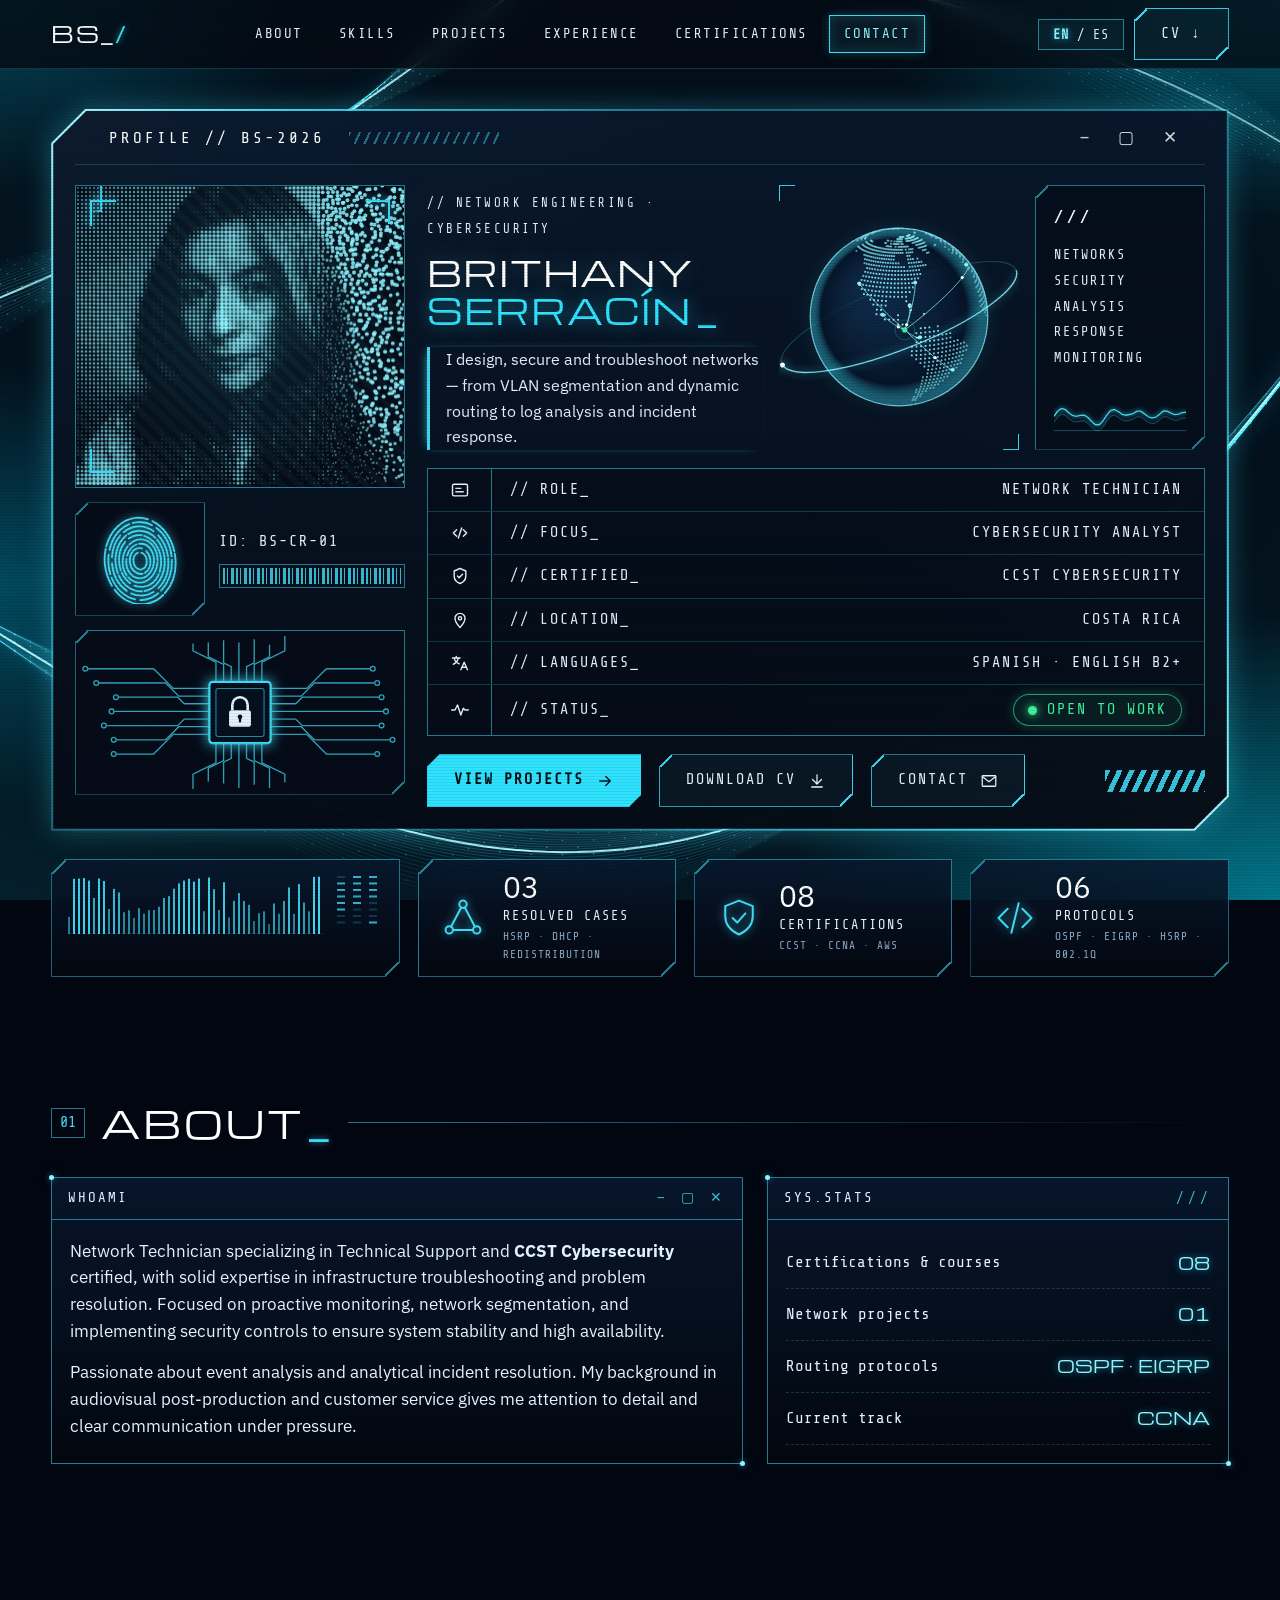
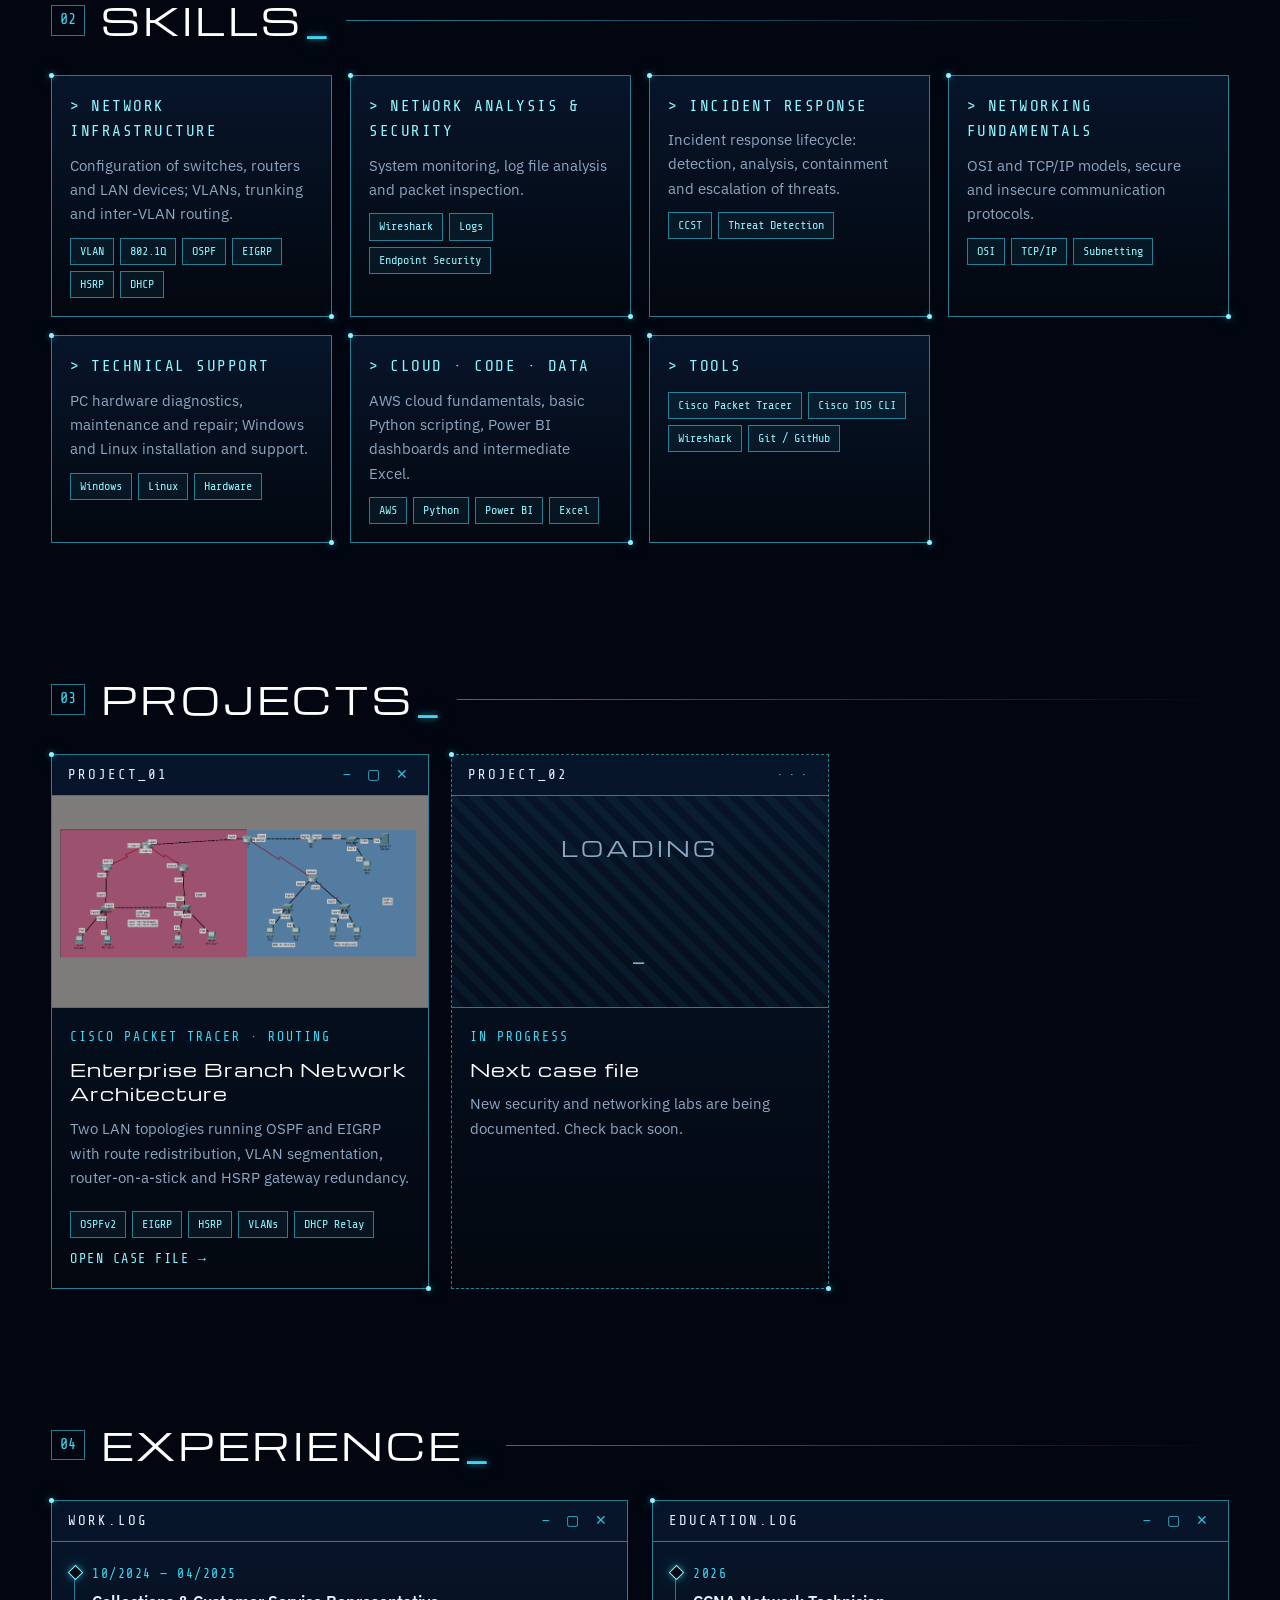
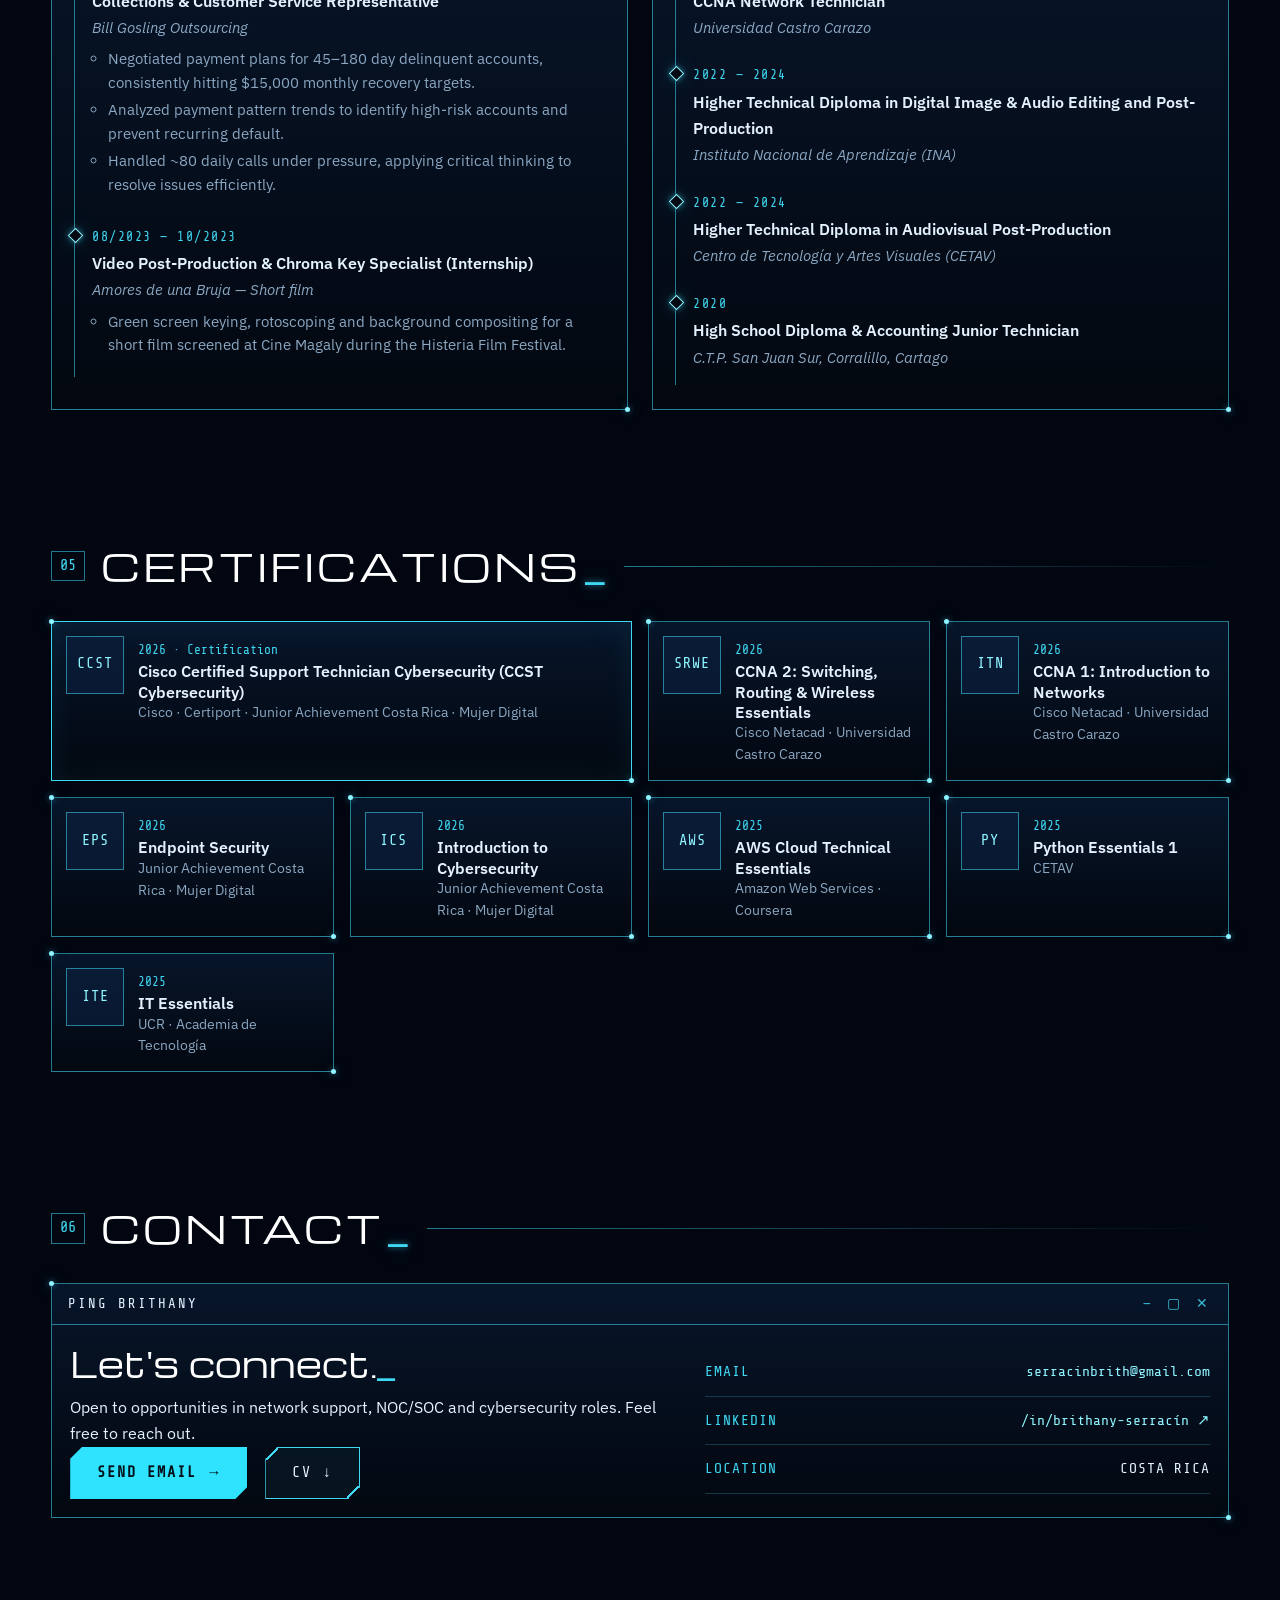
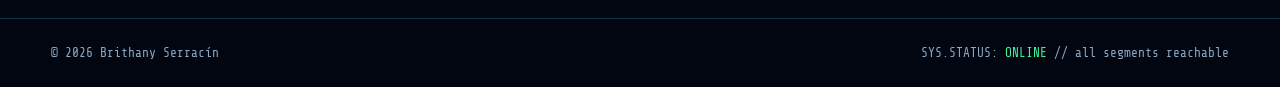
<file: index.html>
<!DOCTYPE html>
<!--
  =====================================================================
  PORTAFOLIO — BRITHANY SERRACÍN
  ---------------------------------------------------------------------
  CÓMO EDITAR (resumen, la guía completa está en README.md):
   • Busca "EDITAR" (Ctrl+F) para ver todos los lugares que debes llenar.
   • Cada texto existe 2 veces: <span lang="en">…</span> y <span lang="es">…</span>.
     Si cambias uno, cambia también el otro.
   • Tu foto: guárdala como  assets/img/foto-perfil.jpg  (y listo).
  =====================================================================
-->
<html lang="en" data-lang="en">
<head>
  <meta charset="UTF-8" />
  <meta name="viewport" content="width=device-width, initial-scale=1.0" />
  <title>Brithany Serracín — Network Technician & Cybersecurity</title>
  <meta name="description" content="Portfolio of Brithany Serracín — Network Technician, CCST Cybersecurity certified. Network design, troubleshooting and security projects." />

  <!-- Vista previa al compartir el link (LinkedIn, WhatsApp…)
       EDITAR: cuando tengas el dominio de Vercel, cambia la URL y crea assets/img/og-image.jpg (1200x630) -->
  <meta property="og:title" content="Brithany Serracín — Network Technician & Cybersecurity" />
  <meta property="og:description" content="Network design, troubleshooting and security projects." />
  <meta property="og:type" content="website" />
  <meta property="og:image" content="assets/img/og-image.jpg" />
  <!-- <meta property="og:url" content="https://TU-PROYECTO.vercel.app/" /> -->

  <link rel="icon" href="assets/img/favicon.svg" type="image/svg+xml" />
  <link rel="preconnect" href="https://fonts.googleapis.com" />
  <link rel="preconnect" href="https://fonts.gstatic.com" crossorigin />
  <link href="https://fonts.googleapis.com/css2?family=IBM+Plex+Sans:wght@400;600&family=Share+Tech+Mono&family=Michroma&display=swap" rel="stylesheet" />
  <link rel="stylesheet" href="css/styles.css" />
</head>
<body>

<!-- ============================ NAVEGACIÓN ============================ -->
<nav class="nav">
  <div class="wrap">
    <a href="#top" class="brand">BS<span class="cursor">_</span><span class="slash">/</span></a>
    <ul>
      <li><a href="#about"><span lang="en">About</span><span lang="es">Perfil</span></a></li>
      <li><a href="#skills"><span lang="en">Skills</span><span lang="es">Habilidades</span></a></li>
      <li><a href="#projects"><span lang="en">Projects</span><span lang="es">Proyectos</span></a></li>
      <li><a href="#experience"><span lang="en">Experience</span><span lang="es">Experiencia</span></a></li>
      <li><a href="#certs"><span lang="en">Certifications</span><span lang="es">Certificaciones</span></a></li>
      <li><a href="#contact"><span lang="en">Contact</span><span lang="es">Contacto</span></a></li>
    </ul>
    <div class="nav-actions">
      <button class="lang-toggle" type="button"><b>EN</b> / ES</button>
      <a class="btn" data-cv data-cv-base="assets/cv/" href="assets/cv/CV_Brithany_Serracin_EN.pdf" download>CV ↓</a>
      <button class="menu-btn" type="button" aria-label="Menu" aria-expanded="false">☰</button>
    </div>
  </div>
</nav>

<main id="top">

<!-- ============================ HERO / FICHA ============================ -->
<section class="hero">
  <div class="hero-deco" aria-hidden="true"><span class="arc l"></span><span class="arc r"></span><span class="floor"></span></div>
  <div class="wrap">
    <div class="hud-glow reveal">
    <div class="hud-frame"><div class="hud-inner">
      <div class="hud-head"><span>PROFILE // BS-2026</span><span class="hatch"></span><span class="win-ctrl">— ▢ ✕</span></div>

      <div class="hud-grid">
        <!-- ===== Columna izquierda: foto + huella + chip ===== -->
        <aside class="hud-left">
          <!-- FOTO ----------------------------------------------------------
               EDITAR: guarda tu foto como assets/img/foto-perfil.jpg
               Recomendado: foto de frente u hombros, fondo liso y oscuro,
               bien iluminada (min. 900x900 px). En la web publicada se
               convierte automáticamente en un retrato de partículas cian. -->
          <div class="photo-slot corners">
            <span class="c1"></span><span class="c2"></span>
            <img src="assets/img/foto-perfil.jpg" alt="Brithany Serracín" />
            <canvas id="portrait" aria-hidden="true"></canvas>
            <span class="scan" aria-hidden="true"></span>
            <div class="placeholder"><strong>[ PHOTO ]</strong>assets/img/foto-perfil.jpg</div>
          </div>
          <div class="bio-row">
            <div class="cut finger"><svg viewBox="0 0 60 72" fill="none" stroke="currentColor" stroke-width="1.5" stroke-linecap="round" aria-hidden="true" style="color:var(--cerulean)"><ellipse cx="30" cy="38" rx="5.4" ry="7.0" stroke-dasharray="28 3 35 4" transform="rotate(-7 30 38)"/><ellipse cx="30" cy="38" rx="8.3" ry="10.5" stroke-dasharray="12 2 33 4" transform="rotate(-7 30 38)"/><ellipse cx="30" cy="38" rx="11.2" ry="14.0" stroke-dasharray="40 3 12 2" transform="rotate(5 30 38)"/><ellipse cx="30" cy="38" rx="14.1" ry="17.5" stroke-dasharray="34 2 25 2" transform="rotate(5 30 38)"/><ellipse cx="30" cy="38" rx="17.0" ry="21.0" stroke-dasharray="11 2 24 4" transform="rotate(-7 30 38)"/><ellipse cx="30" cy="38" rx="19.9" ry="24.5" stroke-dasharray="33 2 24 2" transform="rotate(-4 30 38)"/><ellipse cx="30" cy="38" rx="22.8" ry="28.0" stroke-dasharray="26 5 19 4" transform="rotate(-5 30 38)"/><ellipse cx="30" cy="38" rx="25.7" ry="31.5" stroke-dasharray="27 3 16 4" transform="rotate(-2 30 38)"/><ellipse cx="30" cy="38" rx="28.6" ry="35.0" stroke-dasharray="31 2 45 4" transform="rotate(-6 30 38)"/></svg></div>
            <div class="id-box"><span>ID: BS-CR-01</span><div class="barcode"><i></i></div></div>
          </div>
          <div class="cut chip"><svg viewBox="0 0 300 150" preserveAspectRatio="xMidYMid slice" fill="none" stroke="currentColor" stroke-width="1.2" aria-hidden="true" style="color:var(--cerulean)"><g opacity="0.75"><path d="M118 53 H89 L71 35 H11"/><circle cx="8.5" cy="35" r="2.2"/><path d="M118 60 H94 L82 48 H21"/><circle cx="18.5" cy="48" r="2.2"/><path d="M118 67 H99 L93 61 H39"/><circle cx="36.5" cy="61" r="2.2"/><path d="M118 74 H104 L104 74 H35"/><circle cx="32.5" cy="74" r="2.2"/><path d="M118 81 H99 L93 87 H28"/><circle cx="25.5" cy="87" r="2.2"/><path d="M118 88 H94 L82 100 H37"/><circle cx="34.5" cy="100" r="2.2"/><path d="M118 95 H89 L71 113 H37"/><circle cx="34.5" cy="113" r="2.2"/><path d="M182 53 H211 L229 35 H269"/><circle cx="271.5" cy="35" r="2.2"/><path d="M182 60 H206 L218 48 H273"/><circle cx="275.5" cy="48" r="2.2"/><path d="M182 67 H201 L207 61 H277"/><circle cx="279.5" cy="61" r="2.2"/><path d="M182 74 H196 L196 74 H281"/><circle cx="283.5" cy="74" r="2.2"/><path d="M182 81 H201 L207 87 H277"/><circle cx="279.5" cy="87" r="2.2"/><path d="M182 88 H206 L218 100 H287"/><circle cx="289.5" cy="100" r="2.2"/><path d="M182 95 H211 L229 113 H273"/><circle cx="275.5" cy="113" r="2.2"/><path d="M128 43 V29 L107 18.5 V12"/><path d="M135 43 V31 L121 24.0 V11"/><path d="M142 43 V33 L135 29.5 V9"/><path d="M149 43 V35 L149 35.0 V11"/><path d="M156 43 V33 L163 29.5 V8"/><path d="M163 43 V31 L177 24.0 V13"/><path d="M170 43 V29 L191 18.5 V5"/><path d="M128 107 V121 L107 131.5 V145"/><path d="M135 107 V119 L121 126.0 V138"/><path d="M142 107 V117 L135 120.5 V140"/><path d="M149 107 V115 L149 115.0 V144"/><path d="M156 107 V117 L163 120.5 V141"/><path d="M163 107 V119 L177 126.0 V144"/><path d="M170 107 V121 L191 131.5 V139"/><path d="M118 53 H122M178 53 H182"/><path d="M118 60 H122M178 60 H182"/><path d="M118 67 H122M178 67 H182"/><path d="M118 74 H122M178 74 H182"/><path d="M118 81 H122M178 81 H182"/><path d="M118 88 H122M178 88 H182"/><path d="M118 95 H122M178 95 H182"/><path d="M128 43 V47M128 103 V107"/><path d="M135 43 V47M135 103 V107"/><path d="M142 43 V47M142 103 V107"/><path d="M149 43 V47M149 103 V107"/><path d="M156 43 V47M156 103 V107"/><path d="M163 43 V47M163 103 V107"/><path d="M170 43 V47M170 103 V107"/></g><rect x="122" y="47" width="56" height="56" rx="3" stroke-width="2" fill="#04101e" style="filter:drop-shadow(0 0 6px #3fd8f2)"/><rect x="128" y="53" width="44" height="44" rx="2" stroke-width="1" opacity=".6"/><path d="M143.0 73.0 v-5 a7 7 0 0 1 14 0 v5" stroke="#e4f2ff" stroke-width="2.4"/><rect x="140.0" y="73.0" width="20" height="15" rx="2" fill="#e4f2ff" stroke="none"/><circle cx="150.0" cy="79.0" r="2.2" fill="#04101e" stroke="none"/><rect x="149.0" y="80.0" width="2" height="4" fill="#04101e" stroke="none"/></svg></div>
        </aside>

        <!-- ===== Columna derecha ===== -->
        <div class="hud-main">
          <div class="hud-top">
            <div class="headline-text">
              <span class="label">// Network Engineering · Cybersecurity</span>
              <h1 class="hero-name">Brithany<span class="accent">Serracín<span class="cursor">_</span></span></h1>
              <p class="hero-tagline">
                <span lang="en">I design, secure and troubleshoot networks — from VLAN segmentation and dynamic routing to log analysis and incident response.</span>
                <span lang="es">Diseño, aseguro y diagnostico redes — desde segmentación con VLANs y enrutamiento dinámico hasta análisis de logs y respuesta a incidentes.</span>
              </p>
            </div>
            <div class="globe-wrap">
              <span class="bk tl"></span><span class="bk br"></span>
              <canvas id="globe" aria-hidden="true"></canvas>
            </div>
            <div class="cut side-list">
              <span class="tt">///</span>
              <span lang="en">Networks</span><span lang="es">Redes</span>
              <span lang="en">Security</span><span lang="es">Seguridad</span>
              <span lang="en">Analysis</span><span lang="es">Análisis</span>
              <span lang="en">Response</span><span lang="es">Respuesta</span>
              <span lang="en">Monitoring</span><span lang="es">Monitoreo</span>
              <svg viewBox="0 0 140 50" fill="none" aria-hidden="true"><path d="M0 49H140" stroke="rgba(63,216,242,.35)"/><polyline points="0,34.0 4,28.2 8,25.5 12,26.8 16,30.3 20,33.2 24,33.8 28,32.9 32,32.7 36,35.1 40,39.3 44,42.8 48,42.8 52,38.7 56,32.6 60,27.8 64,26.6 68,28.7 72,31.5 76,32.7 80,31.9 84,30.9 88,28.4 92,28.3 96,31.2 100,34.3 104,35.5 108,34.8 112,31.6 116,28.2 120,28.4 124,30.5 128,32.0 132,31.5 136,29.8 140,29.5" stroke="#3fd8f2" stroke-width="1.4" style="filter:drop-shadow(0 0 3px #3fd8f2)"/><polyline points="0,40.0 4,34.2 8,31.5 12,32.8 16,36.3 20,39.2 24,39.8 28,38.9 32,38.7 36,41.1 40,45.3 44,48.8 48,48.8 52,44.7 56,38.6 60,33.8 64,32.6 68,34.7 72,37.5 76,38.7 80,37.9 84,36.9 88,34.4 92,34.3 96,37.2 100,40.3 104,41.5 108,40.8 112,37.6 116,34.2 120,34.4 124,36.5 128,38.0 132,37.5 136,35.8 140,35.5" stroke="rgba(63,216,242,.35)" stroke-width="1"/></svg>
            </div>
          </div>

          <!-- EDITAR: datos rápidos de la ficha -->
          <ul class="fields">
            <li><span class="ic"><svg viewBox="0 0 24 24" fill="none" stroke="currentColor" stroke-width="1.7" stroke-linecap="round" stroke-linejoin="round" aria-hidden="true"><rect x="3" y="5" width="18" height="14" rx="2"/><path d="M7 10h6M7 14h9"/></svg></span><span class="k">// <span lang="en">Role_</span><span lang="es">Rol_</span></span><span class="v"><span lang="en">Network Technician</span><span lang="es">Técnica en Redes</span></span></li>
            <li><span class="ic"><svg viewBox="0 0 24 24" fill="none" stroke="currentColor" stroke-width="1.7" stroke-linecap="round" stroke-linejoin="round" aria-hidden="true"><path d="M8 8l-4 4 4 4M16 8l4 4-4 4M14 6l-4 12"/></svg></span><span class="k">// <span lang="en">Focus_</span><span lang="es">Enfoque_</span></span><span class="v"><span lang="en">Cybersecurity Analyst</span><span lang="es">Analista de Ciberseguridad</span></span></li>
            <li><span class="ic"><svg viewBox="0 0 24 24" fill="none" stroke="currentColor" stroke-width="1.7" stroke-linecap="round" stroke-linejoin="round" aria-hidden="true"><path d="M12 3l7 3v6c0 4.5-3 7.5-7 9-4-1.5-7-4.5-7-9V6z"/><path d="M9 12l2 2 4-4"/></svg></span><span class="k">// <span lang="en">Certified_</span><span lang="es">Certificada_</span></span><span class="v">CCST Cybersecurity</span></li>
            <li><span class="ic"><svg viewBox="0 0 24 24" fill="none" stroke="currentColor" stroke-width="1.7" stroke-linecap="round" stroke-linejoin="round" aria-hidden="true"><path d="M12 21s-6-6.2-6-11a6 6 0 1 1 12 0c0 4.8-6 11-6 11z"/><circle cx="12" cy="10" r="2"/></svg></span><span class="k">// <span lang="en">Location_</span><span lang="es">Ubicación_</span></span><span class="v">Costa Rica</span></li>
            <li><span class="ic"><svg viewBox="0 0 24 24" fill="none" stroke="currentColor" stroke-width="1.7" stroke-linecap="round" stroke-linejoin="round" aria-hidden="true"><path d="M3 6h9M7.5 4v2M5 6c.5 3 2.5 5.5 6 7M10 6c-.7 3.3-2.7 6-6 7.5"/><path d="M13 20l4-9 4 9M14.4 17h5.2"/></svg></span><span class="k">// <span lang="en">Languages_</span><span lang="es">Idiomas_</span></span><span class="v"><span lang="en">Spanish · English B2+</span><span lang="es">Español · Inglés B2+</span></span></li>
            <li><span class="ic"><svg viewBox="0 0 24 24" fill="none" stroke="currentColor" stroke-width="1.7" stroke-linecap="round" stroke-linejoin="round" aria-hidden="true"><path d="M2 12h4l3-6 4 12 3-8 2 2h4"/></svg></span><span class="k">// <span lang="en">Status_</span><span lang="es">Status_</span></span><span class="v"><span class="status-pill"><i class="status-dot"></i><span lang="en">Open to work</span><span lang="es">Disponible</span></span></span></li>
          </ul>

          <div class="hero-cta">
            <a class="btn solid" href="#projects"><span lang="en">View projects</span><span lang="es">Ver proyectos</span> <svg viewBox="0 0 24 24" fill="none" stroke="currentColor" stroke-width="1.7" stroke-linecap="round" stroke-linejoin="round" aria-hidden="true"><path d="M5 12h14M13 6l6 6-6 6"/></svg></a>
            <a class="btn" data-cv data-cv-base="assets/cv/" href="assets/cv/CV_Brithany_Serracin_EN.pdf" download><span lang="en">Download CV</span><span lang="es">Descargar CV</span> <svg viewBox="0 0 24 24" fill="none" stroke="currentColor" stroke-width="1.7" stroke-linecap="round" stroke-linejoin="round" aria-hidden="true"><path d="M12 4v12M6 10l6 6 6-6M5 20h14"/></svg></a>
            <a class="btn" href="#contact"><span lang="en">Contact</span><span lang="es">Contacto</span> <svg viewBox="0 0 24 24" fill="none" stroke="currentColor" stroke-width="1.7" stroke-linecap="round" stroke-linejoin="round" aria-hidden="true"><rect x="3" y="5" width="18" height="14" rx="1"/><path d="M3 6l9 7 9-7"/></svg></a>
            <span class="hatch" aria-hidden="true"></span>
          </div>
        </div>
      </div>
    </div></div>
    </div>

    <!-- Barra de métricas — EDITAR: actualiza los números cuando sumes proyectos o certificaciones -->
    <div class="hero-stats reveal">
      <div class="cut wave-box"><canvas id="bars" aria-hidden="true"></canvas></div>
      <div class="cut stat"><svg viewBox="0 0 48 48" fill="none" stroke="currentColor" stroke-width="2.2" stroke-linecap="round" stroke-linejoin="round" aria-hidden="true"><circle cx="24" cy="9" r="4"/><circle cx="9" cy="37" r="4"/><circle cx="39" cy="37" r="4"/><path d="M22 12.5L11 33.5M26 12.5l11 21M13 37h22"/></svg><div><b>03</b><span lang="en">Resolved cases</span><span lang="es">Casos resueltos</span><small>HSRP · DHCP · REDISTRIBUTION</small></div></div>
      <div class="cut stat"><svg viewBox="0 0 48 48" fill="none" stroke="currentColor" stroke-width="2.2" stroke-linecap="round" stroke-linejoin="round" aria-hidden="true"><path d="M24 5l15 6v11c0 9.5-6.5 16-15 20-8.5-4-15-10.5-15-20V11z"/><path d="M17 24l5 5 9-10"/></svg><div><b>08</b><span lang="en">Certifications</span><span lang="es">Certificaciones</span><small>CCST · CCNA · AWS</small></div></div>
      <div class="cut stat"><svg viewBox="0 0 48 48" fill="none" stroke="currentColor" stroke-width="2.2" stroke-linecap="round" stroke-linejoin="round" aria-hidden="true"><path d="M16 14L6 24l10 10M32 14l10 10-10 10M28 8l-8 32"/></svg><div><b>06</b><span lang="en">Protocols</span><span lang="es">Protocolos</span><small>OSPF · EIGRP · HSRP · 802.1Q</small></div></div>
    </div>
  </div>
</section>

<!-- ============================ 01 · ABOUT ============================ -->
<section id="about">
  <div class="wrap">
    <div class="section-title"><span class="idx">01</span><h2><span lang="en">About</span><span lang="es">Perfil</span></h2><span class="rule"></span></div>
    <div class="about-grid">
      <div class="panel reveal">
        <div class="panel-head"><span>whoami</span><span class="win-ctrl">— ▢ ✕</span></div>
        <div class="panel-body">
          <!-- EDITAR: tu presentación. Puedes agregar más párrafos <p>. -->
          <p lang="en">Network Technician specializing in Technical Support and <strong>CCST Cybersecurity</strong> certified, with solid expertise in infrastructure troubleshooting and problem resolution. Focused on proactive monitoring, network segmentation, and implementing security controls to ensure system stability and high availability.</p>
          <p lang="es">Técnica en Redes especializada en Soporte Técnico y certificada en <strong>CCST Cybersecurity</strong>, con sólido conocimiento en diagnóstico y resolución de problemas de infraestructura. Orientada al monitoreo preventivo, la segmentación de redes y la implementación de controles de seguridad para garantizar la disponibilidad y estabilidad del sistema.</p>
          <p lang="en">Passionate about event analysis and analytical incident resolution. My background in audiovisual post-production and customer service gives me attention to detail and clear communication under pressure.</p>
          <p lang="es">Apasionada por el análisis de eventos y la resolución analítica de incidentes. Mi formación en postproducción audiovisual y atención al cliente me aporta atención al detalle y comunicación clara bajo presión.</p>
        </div>
      </div>
      <div class="panel reveal">
        <div class="panel-head"><span>sys.stats</span><span class="win-ctrl">///</span></div>
        <div class="panel-body">
          <!-- EDITAR: estos números salen del CV; actualízalos cuando cambien -->
          <ul class="stat-list">
            <li><span lang="en">Certifications & courses</span><span lang="es">Certificaciones y cursos</span><b>08</b></li>
            <li><span lang="en">Network projects</span><span lang="es">Proyectos de redes</span><b>01</b></li>
            <li><span lang="en">Routing protocols</span><span lang="es">Protocolos de enrutamiento</span><b>OSPF · EIGRP</b></li>
            <li><span lang="en">Current track</span><span lang="es">Ruta actual</span><b>CCNA</b></li>
          </ul>
        </div>
      </div>
    </div>
  </div>
</section>

<!-- ============================ 02 · SKILLS ============================ -->
<section id="skills">
  <div class="wrap">
    <div class="section-title"><span class="idx">02</span><h2><span lang="en">Skills</span><span lang="es">Habilidades</span></h2><span class="rule"></span></div>
    <!-- EDITAR: para agregar una habilidad, copia un bloque <article class="panel skill-card …">…</article> -->
    <div class="skills-grid">
      <article class="panel skill-card reveal"><div class="panel-body">
        <h3>&gt; <span lang="en">Network Infrastructure</span><span lang="es">Infraestructura de Red</span></h3>
        <p lang="en">Configuration of switches, routers and LAN devices; VLANs, trunking and inter-VLAN routing.</p>
        <p lang="es">Configuración de switches, routers y dispositivos LAN; VLANs, trunking y enrutamiento inter-VLAN.</p>
        <div class="tags"><span class="tag">VLAN</span><span class="tag">802.1Q</span><span class="tag">OSPF</span><span class="tag">EIGRP</span><span class="tag">HSRP</span><span class="tag">DHCP</span></div>
      </div></article>

      <article class="panel skill-card reveal"><div class="panel-body">
        <h3>&gt; <span lang="en">Network Analysis & Security</span><span lang="es">Análisis y Seguridad de Red</span></h3>
        <p lang="en">System monitoring, log file analysis and packet inspection.</p>
        <p lang="es">Monitoreo de sistemas, análisis de logs e inspección de tráfico.</p>
        <div class="tags"><span class="tag">Wireshark</span><span class="tag">Logs</span><span class="tag">Endpoint Security</span></div>
      </div></article>

      <article class="panel skill-card reveal"><div class="panel-body">
        <h3>&gt; <span lang="en">Incident Response</span><span lang="es">Respuesta a Incidentes</span></h3>
        <p lang="en">Incident response lifecycle: detection, analysis, containment and escalation of threats.</p>
        <p lang="es">Ciclo de vida de respuesta a incidentes: detección, análisis, contención y escalación de amenazas.</p>
        <div class="tags"><span class="tag">CCST</span><span class="tag">Threat Detection</span></div>
      </div></article>

      <article class="panel skill-card reveal"><div class="panel-body">
        <h3>&gt; <span lang="en">Networking Fundamentals</span><span lang="es">Fundamentos de Redes</span></h3>
        <p lang="en">OSI and TCP/IP models, secure and insecure communication protocols.</p>
        <p lang="es">Modelos OSI y TCP/IP, protocolos de comunicación seguros e inseguros.</p>
        <div class="tags"><span class="tag">OSI</span><span class="tag">TCP/IP</span><span class="tag">Subnetting</span></div>
      </div></article>

      <article class="panel skill-card reveal"><div class="panel-body">
        <h3>&gt; <span lang="en">Technical Support</span><span lang="es">Soporte Técnico</span></h3>
        <p lang="en">PC hardware diagnostics, maintenance and repair; Windows and Linux installation and support.</p>
        <p lang="es">Diagnóstico, mantenimiento y reparación de hardware; instalación y soporte de Windows y Linux.</p>
        <div class="tags"><span class="tag">Windows</span><span class="tag">Linux</span><span class="tag">Hardware</span></div>
      </div></article>

      <article class="panel skill-card reveal"><div class="panel-body">
        <h3>&gt; Cloud · Code · Data</h3>
        <p lang="en">AWS cloud fundamentals, basic Python scripting, Power BI dashboards and intermediate Excel.</p>
        <p lang="es">Fundamentos de nube con AWS, scripting básico en Python, dashboards en Power BI y Excel intermedio.</p>
        <div class="tags"><span class="tag">AWS</span><span class="tag">Python</span><span class="tag">Power BI</span><span class="tag">Excel</span></div>
      </div></article>

      <article class="panel skill-card reveal"><div class="panel-body">
        <h3>&gt; <span lang="en">Tools</span><span lang="es">Herramientas</span></h3>
        <!-- EDITAR: agrega o quita herramientas que uses -->
        <div class="tags"><span class="tag">Cisco Packet Tracer</span><span class="tag">Cisco IOS CLI</span><span class="tag">Wireshark</span><span class="tag">Git / GitHub</span></div>
      </div></article>
    </div>
  </div>
</section>

<!-- ============================ 03 · PROJECTS ============================ -->
<section id="projects">
  <div class="wrap">
    <div class="section-title"><span class="idx">03</span><h2><span lang="en">Projects</span><span lang="es">Proyectos</span></h2><span class="rule"></span></div>

    <div class="projects-grid">
      <!-- PROYECTO 01 -->
      <a class="panel project-card reveal" href="proyectos/enterprise-network.html">
        <div class="panel-head"><span>PROJECT_01</span><span class="win-ctrl">— ▢ ✕</span></div>
        <div class="thumb"><img src="assets/projects/enterprise-network/topologia-general.png" alt="Enterprise branch network topology in Cisco Packet Tracer" loading="lazy" /></div>
        <div class="panel-body">
          <span class="label">Cisco Packet Tracer · Routing</span>
          <h3>Enterprise Branch Network Architecture</h3>
          <p lang="en">Two LAN topologies running OSPF and EIGRP with route redistribution, VLAN segmentation, router-on-a-stick and HSRP gateway redundancy.</p>
          <p lang="es">Dos topologías LAN con OSPF y EIGRP, redistribución de rutas, segmentación con VLANs, router-on-a-stick y redundancia de gateway con HSRP.</p>
          <div class="tags"><span class="tag">OSPFv2</span><span class="tag">EIGRP</span><span class="tag">HSRP</span><span class="tag">VLANs</span><span class="tag">DHCP Relay</span></div>
          <span class="more"><span lang="en">Open case file</span><span lang="es">Ver proyecto</span> →</span>
        </div>
      </a>

      <!-- ===============================================================
           EDITAR: PLANTILLA PARA UN PROYECTO NUEVO
           1. Duplica proyectos/_plantilla-proyecto.html y renómbralo (ej. wireshark-lab.html)
           2. Crea la carpeta assets/projects/NOMBRE/ con tus imágenes
           3. Quita los comentarios <!- - - -> de este bloque y llena los datos
           4. Borra la tarjeta "PROJECT_02 · in progress" de abajo
      <a class="panel project-card reveal" href="proyectos/NOMBRE-DEL-ARCHIVO.html">
        <div class="panel-head"><span>PROJECT_02</span><span class="win-ctrl">— ▢ ✕</span></div>
        <div class="thumb"><img src="assets/projects/NOMBRE/portada.jpg" alt="Descripción de la imagen" loading="lazy" /></div>
        <div class="panel-body">
          <span class="label">Herramienta · Área</span>
          <h3>Título del proyecto</h3>
          <p lang="en">Short description in English.</p>
          <p lang="es">Descripción corta en español.</p>
          <div class="tags"><span class="tag">Tag 1</span><span class="tag">Tag 2</span></div>
          <span class="more"><span lang="en">Open case file</span><span lang="es">Ver proyecto</span> →</span>
        </div>
      </a>
      =============================================================== -->

      <!-- Tarjeta temporal: bórrala cuando agregues tu segundo proyecto -->
      <div class="panel project-card pending reveal">
        <div class="panel-head"><span>PROJECT_02</span><span class="win-ctrl">···</span></div>
        <div class="thumb">LOADING<span class="cursor">_</span></div>
        <div class="panel-body">
          <span class="label"><span lang="en">In progress</span><span lang="es">En progreso</span></span>
          <h3><span lang="en">Next case file</span><span lang="es">Próximo proyecto</span></h3>
          <p lang="en">New security and networking labs are being documented. Check back soon.</p>
          <p lang="es">Estoy documentando nuevos laboratorios de seguridad y redes. Vuelve pronto.</p>
        </div>
      </div>
    </div>
  </div>
</section>

<!-- ============================ 04 · EXPERIENCE + EDUCATION ============================ -->
<section id="experience">
  <div class="wrap">
    <div class="section-title"><span class="idx">04</span><h2><span lang="en">Experience</span><span lang="es">Experiencia</span></h2><span class="rule"></span></div>
    <div class="two-col">
      <div class="panel reveal">
        <div class="panel-head"><span lang="en">work.log</span><span lang="es">trabajo.log</span><span class="win-ctrl">— ▢ ✕</span></div>
        <div class="panel-body">
          <!-- EDITAR: para agregar un trabajo nuevo, copia un <li>…</li> completo y ponlo ARRIBA (lo más reciente primero) -->
          <ul class="timeline">
            <li>
              <span class="when">10/2024 — 04/2025</span>
              <h3 lang="en">Collections & Customer Service Representative</h3>
              <h3 lang="es">Agente de Cobros y Atención al Cliente</h3>
              <div class="where">Bill Gosling Outsourcing</div>
              <ul lang="en">
                <li>Negotiated payment plans for 45–180 day delinquent accounts, consistently hitting $15,000 monthly recovery targets.</li>
                <li>Analyzed payment pattern trends to identify high-risk accounts and prevent recurring default.</li>
                <li>Handled ~80 daily calls under pressure, applying critical thinking to resolve issues efficiently.</li>
              </ul>
              <ul lang="es">
                <li>Negocié planes de pago para cuentas con morosidad de 45 a 180 días, cumpliendo metas de recuperación de $15,000 al mes.</li>
                <li>Analicé patrones de pago para identificar cuentas de alto riesgo y evitar morosidad recurrente.</li>
                <li>Gestioné ~80 llamadas diarias bajo presión, aplicando pensamiento crítico para resolver incidencias.</li>
              </ul>
            </li>
            <li>
              <span class="when">08/2023 — 10/2023</span>
              <h3 lang="en">Video Post-Production & Chroma Key Specialist (Internship)</h3>
              <h3 lang="es">Editora de Video en Postproducción (Pasantía)</h3>
              <div class="where">Amores de una Bruja — <span lang="en">Short film</span><span lang="es">Cortometraje</span></div>
              <ul lang="en">
                <li>Green screen keying, rotoscoping and background compositing for a short film screened at Cine Magaly during the Histeria Film Festival.</li>
              </ul>
              <ul lang="es">
                <li>Limpieza de pantalla verde, recorte y composición de fondos para un corto exhibido en el Cine Magaly en el Histeria Film Festival.</li>
              </ul>
            </li>
          </ul>
        </div>
      </div>

      <div class="panel reveal">
        <div class="panel-head"><span lang="en">education.log</span><span lang="es">educacion.log</span><span class="win-ctrl">— ▢ ✕</span></div>
        <div class="panel-body">
          <ul class="timeline">
            <li>
              <span class="when">2026</span>
              <h3 lang="en">CCNA Network Technician</h3>
              <h3 lang="es">Técnico en Redes CCNA</h3>
              <div class="where">Universidad Castro Carazo</div>
            </li>
            <li>
              <span class="when">2022 — 2024</span>
              <h3 lang="en">Higher Technical Diploma in Digital Image & Audio Editing and Post-Production</h3>
              <h3 lang="es">Técnico Superior en Edición y Postproducción Digital de Imagen y Sonido</h3>
              <div class="where">Instituto Nacional de Aprendizaje (INA)</div>
            </li>
            <li>
              <span class="when">2022 — 2024</span>
              <h3 lang="en">Higher Technical Diploma in Audiovisual Post-Production</h3>
              <h3 lang="es">Técnico Superior en Postproducción Audiovisual</h3>
              <div class="where">Centro de Tecnología y Artes Visuales (CETAV)</div>
            </li>
            <li>
              <span class="when">2020</span>
              <h3 lang="en">High School Diploma & Accounting Junior Technician</h3>
              <h3 lang="es">Bachillerato y Técnico Medio en Contabilidad General</h3>
              <div class="where">C.T.P. San Juan Sur, Corralillo, Cartago</div>
            </li>
          </ul>
        </div>
      </div>
    </div>
  </div>
</section>

<!-- ============================ 05 · CERTIFICATIONS ============================ -->
<section id="certs">
  <div class="wrap">
    <div class="section-title"><span class="idx">05</span><h2><span lang="en">Certifications</span><span lang="es">Certificaciones</span></h2><span class="rule"></span></div>
    <!--
      EDITAR:
       • Insignia: guarda la imagen en assets/certs/ y descomenta la línea <img …> de esa certificación.
         (Si no hay imagen, se muestran las letras del cuadrito.)
       • Link de verificación (Credly, Netacad…): descomenta el <a class="verify"> y pega tu URL.
    -->
    <div class="cert-grid">
      <article class="panel cert featured reveal">
        <div class="badge-slot">CCST<!-- <img src="assets/certs/ccst-cybersecurity.png" alt="CCST Cybersecurity badge" /> --></div>
        <div>
          <span class="year">2026 · <span lang="en">Certification</span><span lang="es">Certificación</span></span>
          <h3>Cisco Certified Support Technician Cybersecurity (CCST Cybersecurity)</h3>
          <div class="issuer">Cisco · Certiport · Junior Achievement Costa Rica · Mujer Digital</div>
          <!-- <a class="verify" href="https://www.credly.com/badges/TU-ID" target="_blank" rel="noopener">Verify ↗</a> -->
        </div>
      </article>
      <article class="panel cert reveal">
        <div class="badge-slot">SRWE<!-- <img src="assets/certs/ccna2-srwe.png" alt="" /> --></div>
        <div><span class="year">2026</span><h3>CCNA 2: Switching, Routing & Wireless Essentials</h3><div class="issuer">Cisco Netacad · Universidad Castro Carazo</div>
        <!-- <a class="verify" href="URL" target="_blank" rel="noopener">Verify ↗</a> --></div>
      </article>
      <article class="panel cert reveal">
        <div class="badge-slot">ITN<!-- <img src="assets/certs/ccna1-itn.png" alt="" /> --></div>
        <div><span class="year">2026</span><h3>CCNA 1: Introduction to Networks</h3><div class="issuer">Cisco Netacad · Universidad Castro Carazo</div>
        <!-- <a class="verify" href="URL" target="_blank" rel="noopener">Verify ↗</a> --></div>
      </article>
      <article class="panel cert reveal">
        <div class="badge-slot">EPS<!-- <img src="assets/certs/endpoint-security.png" alt="" /> --></div>
        <div><span class="year">2026</span><h3>Endpoint Security</h3><div class="issuer">Junior Achievement Costa Rica · Mujer Digital</div>
        <!-- <a class="verify" href="URL" target="_blank" rel="noopener">Verify ↗</a> --></div>
      </article>
      <article class="panel cert reveal">
        <div class="badge-slot">ICS<!-- <img src="assets/certs/intro-cybersecurity.png" alt="" /> --></div>
        <div><span class="year">2026</span><h3 lang="en">Introduction to Cybersecurity</h3><h3 lang="es">Introducción a la Ciberseguridad</h3><div class="issuer">Junior Achievement Costa Rica · Mujer Digital</div>
        <!-- <a class="verify" href="URL" target="_blank" rel="noopener">Verify ↗</a> --></div>
      </article>
      <article class="panel cert reveal">
        <div class="badge-slot">AWS<!-- <img src="assets/certs/aws-essentials.png" alt="" /> --></div>
        <div><span class="year">2025</span><h3>AWS Cloud Technical Essentials</h3><div class="issuer">Amazon Web Services · Coursera</div>
        <!-- <a class="verify" href="URL" target="_blank" rel="noopener">Verify ↗</a> --></div>
      </article>
      <article class="panel cert reveal">
        <div class="badge-slot">PY<!-- <img src="assets/certs/python-essentials.png" alt="" /> --></div>
        <div><span class="year">2025</span><h3>Python Essentials 1</h3><div class="issuer">CETAV</div>
        <!-- <a class="verify" href="URL" target="_blank" rel="noopener">Verify ↗</a> --></div>
      </article>
      <article class="panel cert reveal">
        <div class="badge-slot">ITE<!-- <img src="assets/certs/it-essentials.png" alt="" /> --></div>
        <div><span class="year">2025</span><h3>IT Essentials</h3><div class="issuer">UCR · Academia de Tecnología</div>
        <!-- <a class="verify" href="URL" target="_blank" rel="noopener">Verify ↗</a> --></div>
      </article>
    </div>
  </div>
</section>

<!-- ============================ 06 · CONTACT ============================ -->
<section id="contact">
  <div class="wrap">
    <div class="section-title"><span class="idx">06</span><h2><span lang="en">Contact</span><span lang="es">Contacto</span></h2><span class="rule"></span></div>
    <div class="panel contact-panel reveal">
      <div class="panel-head"><span>ping brithany</span><span class="win-ctrl">— ▢ ✕</span></div>
      <div class="panel-body">
        <div>
          <h3><span lang="en">Let's connect.</span><span lang="es">Conectemos.</span></h3>
          <p lang="en">Open to opportunities in network support, NOC/SOC and cybersecurity roles. Feel free to reach out.</p>
          <p lang="es">Abierta a oportunidades en soporte de redes, NOC/SOC y ciberseguridad. Escríbeme con confianza.</p>
          <div class="hero-cta" style="padding-left:0">
            <a class="btn solid" href="mailto:serracinbrith@gmail.com"><span lang="en">Send email</span><span lang="es">Enviar correo</span> →</a>
            <a class="btn" data-cv data-cv-base="assets/cv/" href="assets/cv/CV_Brithany_Serracin_EN.pdf" download>CV ↓</a>
          </div>
        </div>
        <!-- EDITAR: tus enlaces de contacto -->
        <ul class="contact-list">
          <li><span>Email</span><a href="mailto:serracinbrith@gmail.com">serracinbrith@gmail.com</a></li>
          <li><span>LinkedIn</span><a href="https://www.linkedin.com/in/brithany-serrac%C3%ADn-networktechnician-cybersecurityanalyst" target="_blank" rel="noopener">/in/brithany-serracín ↗</a></li>
          <!-- EDITAR: pon tu usuario de GitHub y descomenta -->
          <!-- <li><span>GitHub</span><a href="https://github.com/TU-USUARIO" target="_blank" rel="noopener">github.com/TU-USUARIO ↗</a></li> -->
          <!-- Teléfono: se dejó oculto a propósito (en una web pública atrae spam). Descoméntalo si lo quieres visible. -->
          <!-- <li><span lang="en">Phone</span><span lang="es">Teléfono</span><a href="tel:+50663488545">+506 6348 8545</a></li> -->
          <li><span lang="en">Location</span><span lang="es">Ubicación</span><span style="color:var(--text)">Costa Rica</span></li>
        </ul>
      </div>
    </div>
  </div>
</section>

</main>

<footer>
  <div class="wrap">
    <span>© <span data-year>2026</span> Brithany Serracín</span>
    <span>SYS.STATUS: <span style="color:var(--ok)">ONLINE</span> // <span lang="en">all segments reachable</span><span lang="es">todos los segmentos alcanzables</span></span>
  </div>
</footer>

<script src="js/main.js"></script>
</body>
</html>
</file>
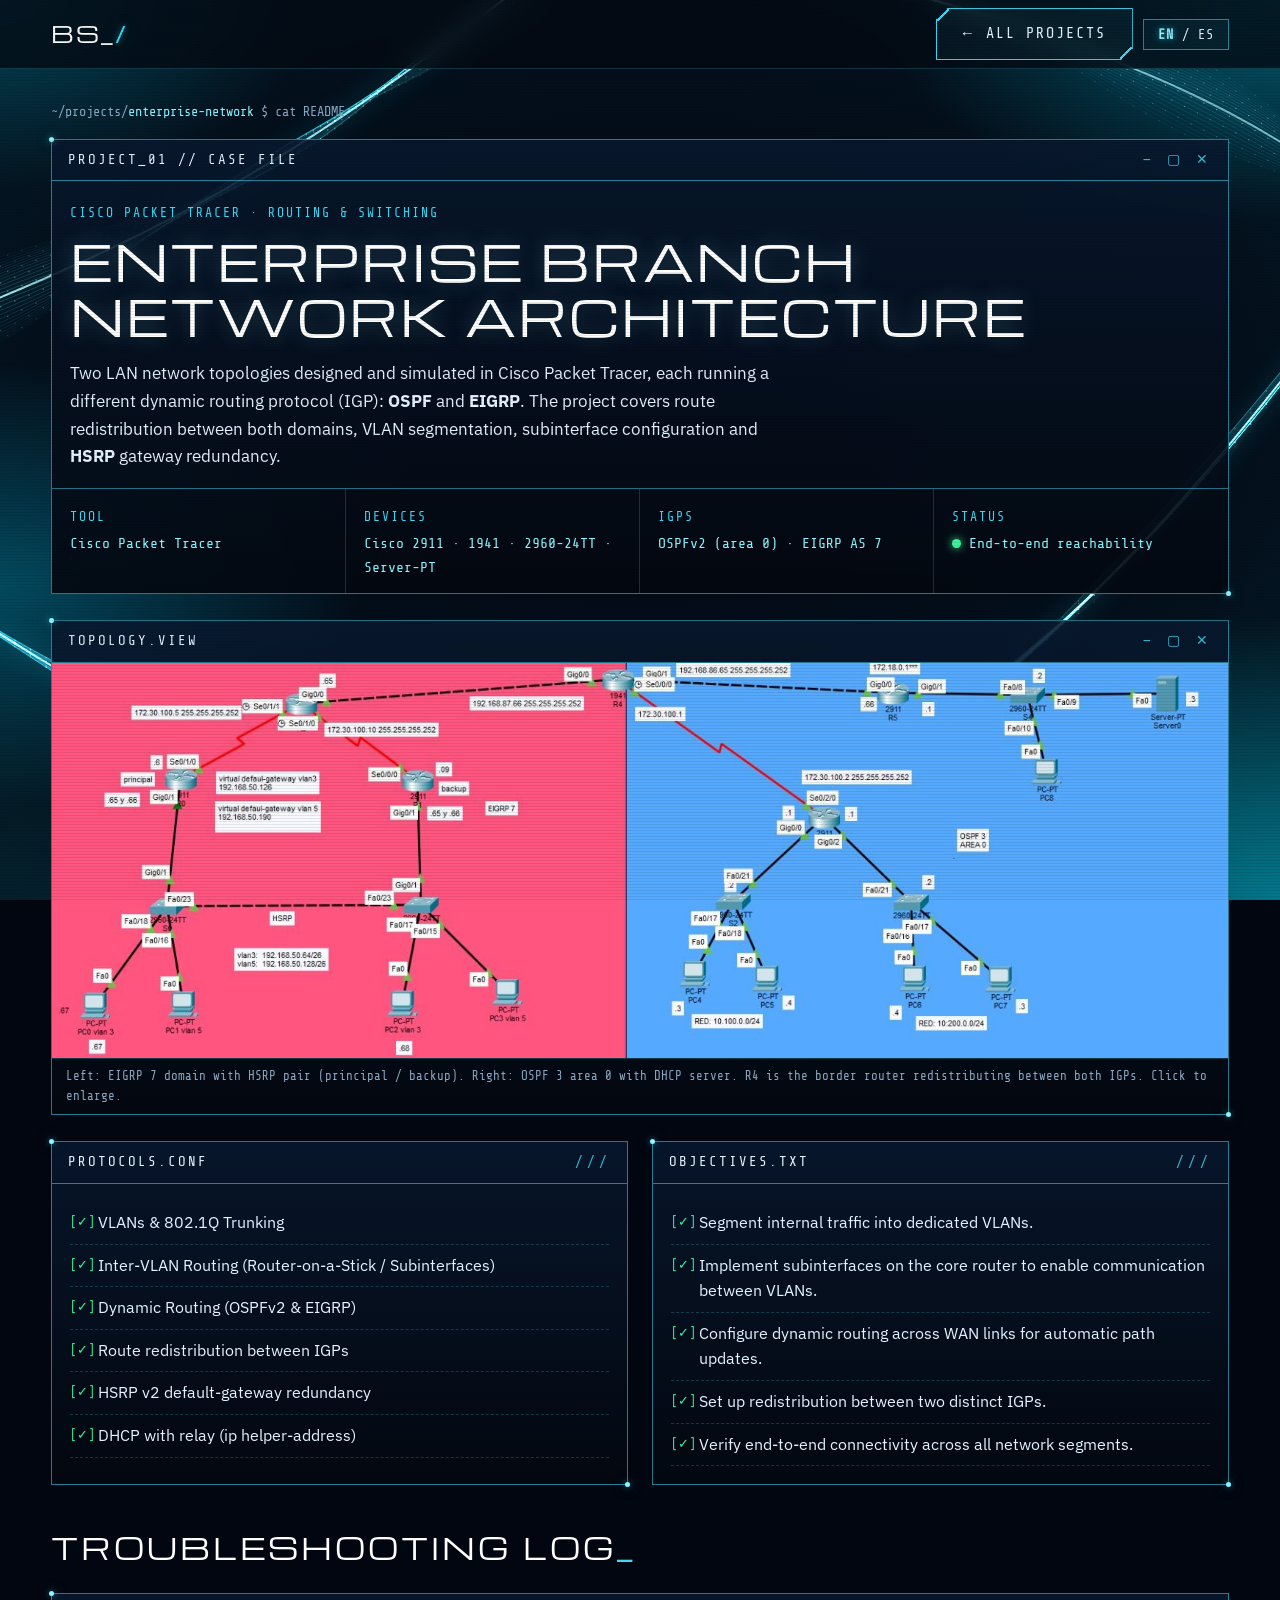
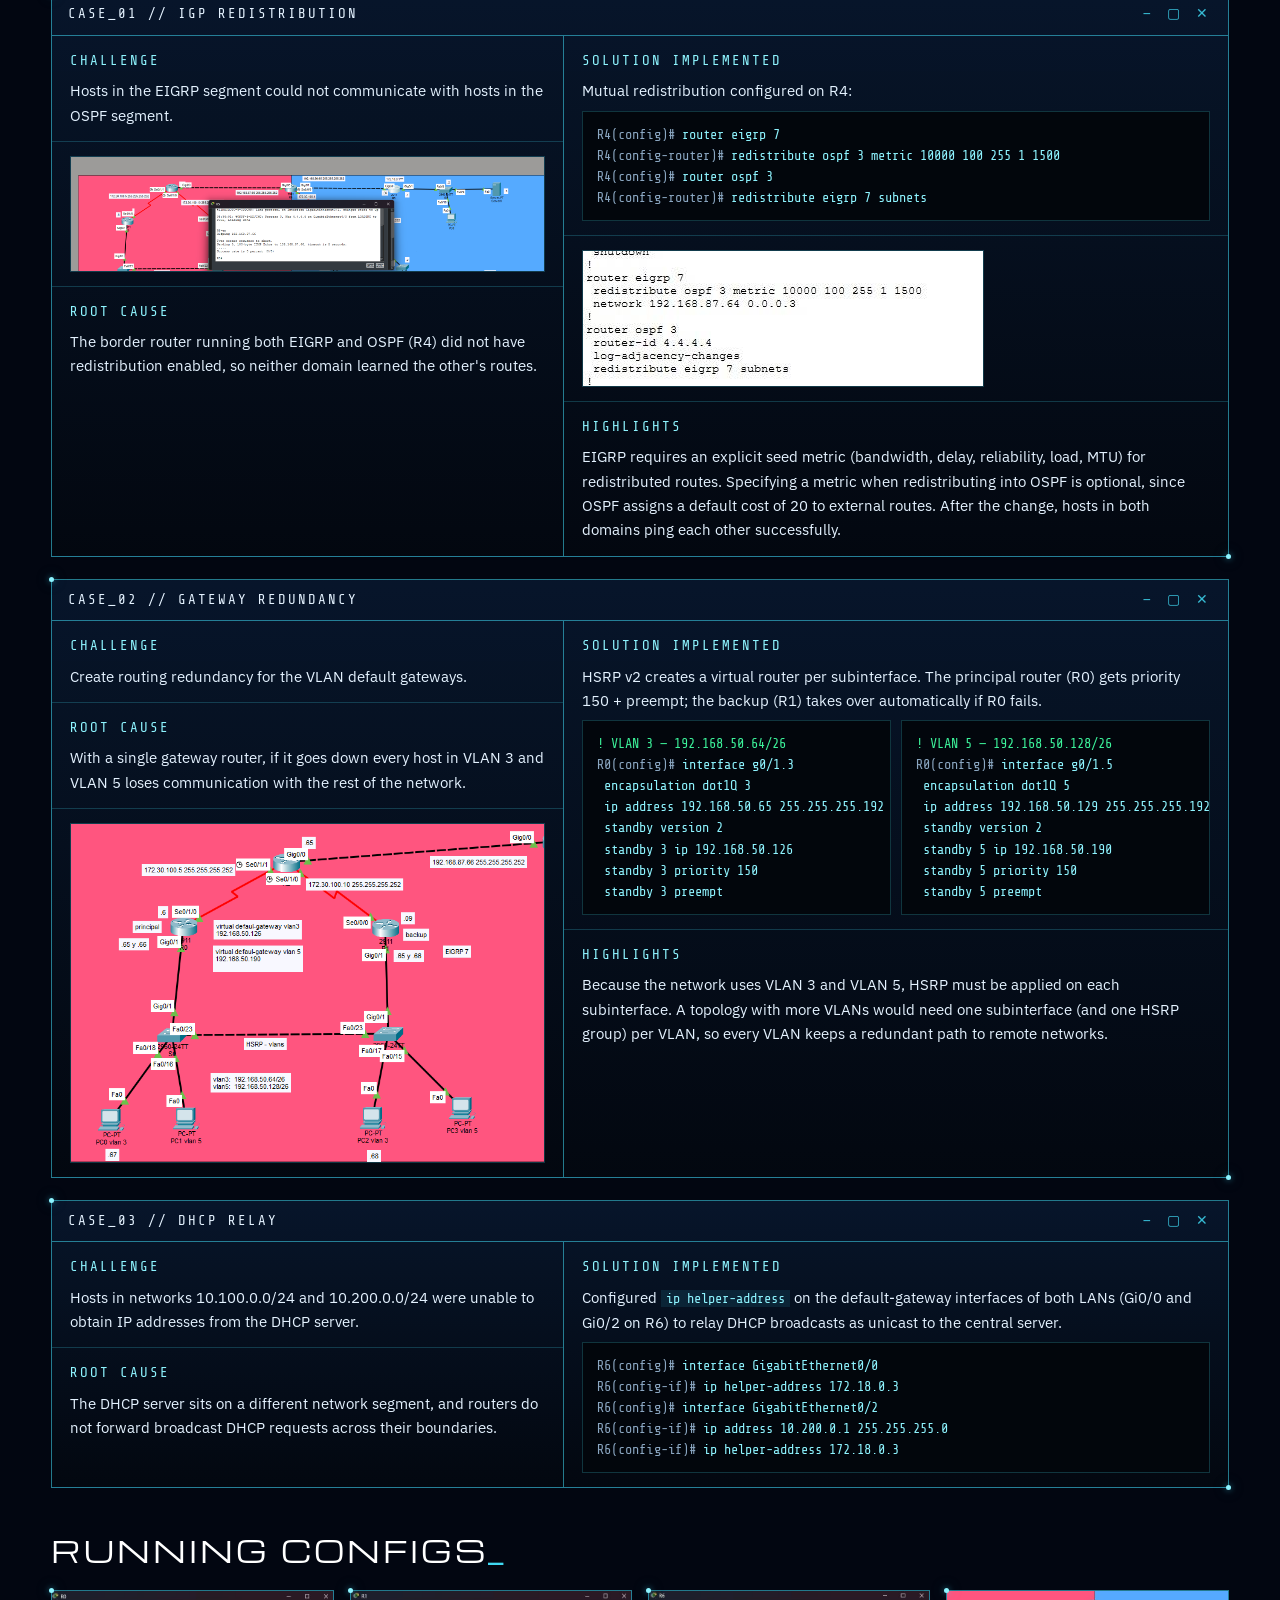
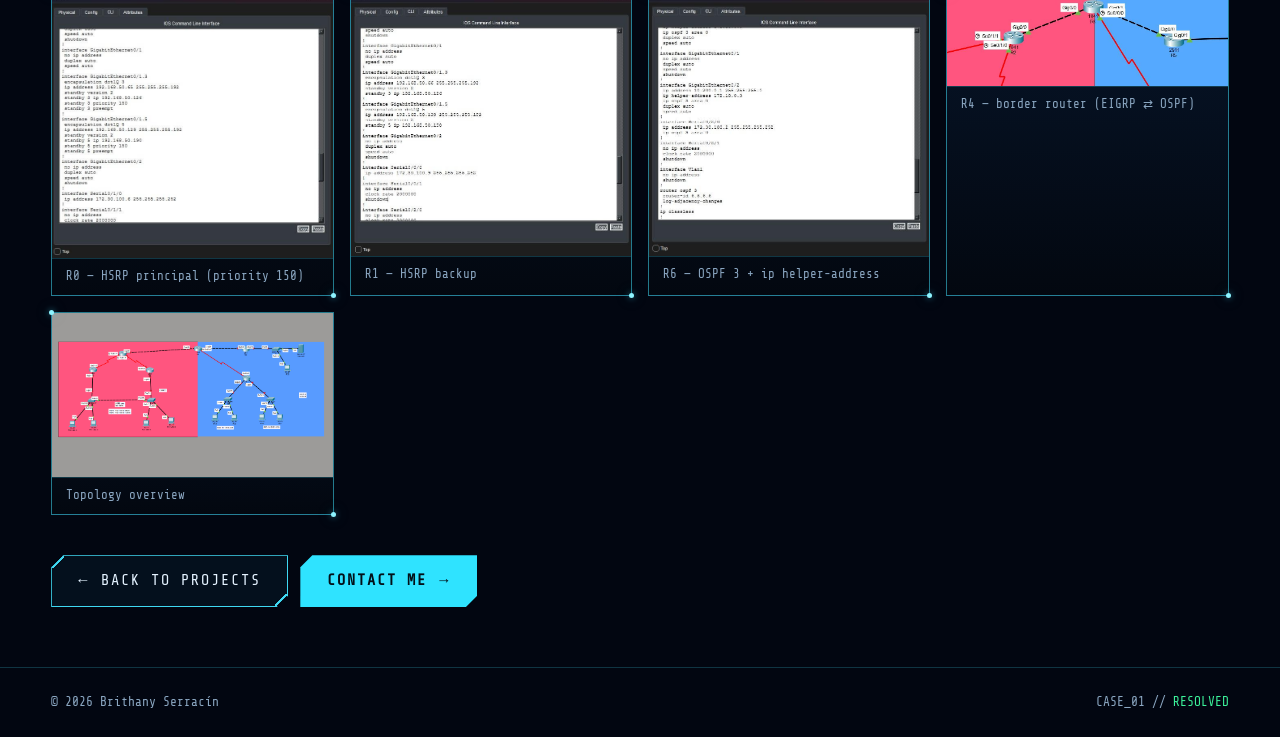
<file: proyectos/enterprise-network.html>
<!DOCTYPE html>
<html lang="en" data-lang="en">
<head>
  <meta charset="UTF-8" />
  <meta name="viewport" content="width=device-width, initial-scale=1.0" />
  <title>Enterprise Branch Network Architecture — Brithany Serracín</title>
  <meta name="description" content="OSPF and EIGRP redistribution, VLAN segmentation, router-on-a-stick, HSRP redundancy and DHCP relay — designed and simulated in Cisco Packet Tracer." />
  <link rel="icon" href="../assets/img/favicon.svg" type="image/svg+xml" />
  <link rel="preconnect" href="https://fonts.googleapis.com" />
  <link rel="preconnect" href="https://fonts.gstatic.com" crossorigin />
  <link href="https://fonts.googleapis.com/css2?family=IBM+Plex+Sans:wght@400;600&family=Share+Tech+Mono&family=Michroma&display=swap" rel="stylesheet" />
  <link rel="stylesheet" href="../css/styles.css" />
</head>
<body>

<nav class="nav">
  <div class="wrap">
    <a href="../index.html" class="brand">BS<span class="cursor">_</span><span class="slash">/</span></a>
    <div class="nav-actions">
      <a class="btn" href="../index.html#projects">← <span lang="en">All projects</span><span lang="es">Proyectos</span></a>
      <button class="lang-toggle" type="button"><b>EN</b> / ES</button>
    </div>
  </div>
</nav>

<main class="wrap">

  <div class="breadcrumb">~/projects/<span style="color:var(--cerulean-bright)">enterprise-network</span> $ cat README</div>

  <!-- ============ ENCABEZADO ============ -->
  <header class="panel project-hero reveal">
    <div class="panel-head"><span>PROJECT_01 // CASE FILE</span><span class="win-ctrl">— ▢ ✕</span></div>
    <div class="panel-body">
      <span class="label">Cisco Packet Tracer · Routing & Switching</span>
      <h1>Enterprise Branch<br />Network Architecture</h1>
      <p class="lead" lang="en">Two LAN network topologies designed and simulated in Cisco Packet Tracer, each running a different dynamic routing protocol (IGP): <strong>OSPF</strong> and <strong>EIGRP</strong>. The project covers route redistribution between both domains, VLAN segmentation, subinterface configuration and <strong>HSRP</strong> gateway redundancy.</p>
      <p class="lead" lang="es">Dos topologías de red LAN diseñadas y simuladas en Cisco Packet Tracer, cada una con un protocolo de enrutamiento dinámico (IGP) distinto: <strong>OSPF</strong> y <strong>EIGRP</strong>. El proyecto incluye redistribución de rutas entre ambos dominios, segmentación con VLANs, subinterfaces y redundancia de gateway con <strong>HSRP</strong>.</p>
    </div>
    <div class="meta-row" style="border-top:1px solid var(--line-strong)">
      <div><span class="label"><span lang="en">Tool</span><span lang="es">Herramienta</span></span><div class="v">Cisco Packet Tracer</div></div>
      <div><span class="label"><span lang="en">Devices</span><span lang="es">Equipos</span></span><div class="v">Cisco 2911 · 1941 · 2960-24TT · Server-PT</div></div>
      <div><span class="label">IGPs</span><div class="v">OSPFv2 (area 0) · EIGRP AS 7</div></div>
      <div><span class="label"><span lang="en">Status</span><span lang="es">Estado</span></span><div class="v"><i class="status-dot"></i><span lang="en">End-to-end reachability</span><span lang="es">Conectividad total</span></div></div>
      <!-- EDITAR: si subes el .pkt a GitHub, descomenta y pon el link -->
      <!-- <div><span class="label">Repo</span><div class="v"><a href="https://github.com/TU-USUARIO/REPO" target="_blank" rel="noopener">GitHub ↗</a></div></div> -->
    </div>
  </header>

  <!-- ============ TOPOLOGÍA ============ -->
  <section class="content-block" style="padding:0">
    <figure class="panel figure reveal">
      <div class="panel-head"><span lang="en">topology.view</span><span lang="es">topologia.view</span><span class="win-ctrl">— ▢ ✕</span></div>
      <img src="../assets/projects/enterprise-network/topologia-direccionamiento.jpg" alt="Full topology with addressing: EIGRP domain (left, red) and OSPF area 0 (right, blue) joined by border router R4" />
      <figcaption lang="en">Left: EIGRP 7 domain with HSRP pair (principal / backup). Right: OSPF 3 area 0 with DHCP server. R4 is the border router redistributing between both IGPs. Click to enlarge.</figcaption>
      <figcaption lang="es">Izquierda: dominio EIGRP 7 con par HSRP (principal / backup). Derecha: OSPF 3 área 0 con servidor DHCP. R4 es el router frontera que redistribuye entre ambos IGPs. Clic para ampliar.</figcaption>
    </figure>
  </section>

  <!-- ============ STACK + OBJETIVOS ============ -->
  <section class="content-block two-col" style="padding:0">
    <div class="panel reveal">
      <div class="panel-head"><span>protocols.conf</span><span class="win-ctrl">///</span></div>
      <div class="panel-body">
        <ul class="check-list">
          <li>VLANs & 802.1Q Trunking</li>
          <li><span lang="en">Inter-VLAN Routing (Router-on-a-Stick / Subinterfaces)</span><span lang="es">Enrutamiento Inter-VLAN (Router-on-a-Stick / Subinterfaces)</span></li>
          <li><span lang="en">Dynamic Routing (OSPFv2 & EIGRP)</span><span lang="es">Enrutamiento dinámico (OSPFv2 y EIGRP)</span></li>
          <li><span lang="en">Route redistribution between IGPs</span><span lang="es">Redistribución de rutas entre IGPs</span></li>
          <li><span lang="en">HSRP v2 default-gateway redundancy</span><span lang="es">Redundancia de gateway con HSRP v2</span></li>
          <li><span lang="en">DHCP with relay (ip helper-address)</span><span lang="es">DHCP con relay (ip helper-address)</span></li>
        </ul>
      </div>
    </div>
    <div class="panel reveal">
      <div class="panel-head"><span lang="en">objectives.txt</span><span lang="es">objetivos.txt</span><span class="win-ctrl">///</span></div>
      <div class="panel-body">
        <ul class="check-list" lang="en">
          <li>Segment internal traffic into dedicated VLANs.</li>
          <li>Implement subinterfaces on the core router to enable communication between VLANs.</li>
          <li>Configure dynamic routing across WAN links for automatic path updates.</li>
          <li>Set up redistribution between two distinct IGPs.</li>
          <li>Verify end-to-end connectivity across all network segments.</li>
        </ul>
        <ul class="check-list" lang="es">
          <li>Segmentar el tráfico interno en VLANs dedicadas.</li>
          <li>Implementar subinterfaces en el router core para comunicar las VLANs.</li>
          <li>Configurar enrutamiento dinámico en los enlaces WAN para actualizar rutas automáticamente.</li>
          <li>Configurar redistribución entre dos IGPs distintos.</li>
          <li>Verificar conectividad extremo a extremo en todos los segmentos.</li>
        </ul>
      </div>
    </div>
  </section>

  <!-- ============ TROUBLESHOOTING LOG ============ -->
  <section class="content-block" style="padding:0">
    <h2 style="margin-top:40px">Troubleshooting Log</h2>

    <!-- CASO 01 -->
    <article class="panel log reveal">
      <div class="panel-head"><span>CASE_01 // <span lang="en">IGP redistribution</span><span lang="es">Redistribución entre IGPs</span></span><span class="win-ctrl">— ▢ ✕</span></div>
      <div class="col">
        <div class="cell">
          <h4>Challenge</h4>
          <p lang="en">Hosts in the EIGRP segment could not communicate with hosts in the OSPF segment.</p>
          <p lang="es">Los hosts del segmento EIGRP no podían comunicarse con los del segmento OSPF.</p>
        </div>
        <div class="cell"><img src="../assets/projects/enterprise-network/troubleshooting-redistribucion.png" alt="Failed ping between segments before redistribution" /></div>
        <div class="cell">
          <h4>Root cause</h4>
          <p lang="en">The border router running both EIGRP and OSPF (R4) did not have redistribution enabled, so neither domain learned the other's routes.</p>
          <p lang="es">El router frontera con EIGRP y OSPF (R4) no tenía la redistribución habilitada, así que ningún dominio aprendía las rutas del otro.</p>
        </div>
      </div>
      <div class="col">
        <div class="cell">
          <h4>Solution implemented</h4>
          <p lang="en">Mutual redistribution configured on R4:</p>
          <p lang="es">Redistribución mutua configurada en R4:</p>
<pre class="cli"><span class="p">R4(config)#</span> router eigrp 7
<span class="p">R4(config-router)#</span> redistribute ospf 3 metric 10000 100 255 1 1500
<span class="p">R4(config)#</span> router ospf 3
<span class="p">R4(config-router)#</span> redistribute eigrp 7 subnets</pre>
        </div>
        <div class="cell"><img src="../assets/projects/enterprise-network/r4-redistribute-config.jpg" alt="R4 running-config showing redistribution" /></div>
        <div class="cell">
          <h4>Highlights</h4>
          <p lang="en">EIGRP requires an explicit seed metric (bandwidth, delay, reliability, load, MTU) for redistributed routes. Specifying a metric when redistributing into OSPF is optional, since OSPF assigns a default cost of 20 to external routes. After the change, hosts in both domains ping each other successfully.</p>
          <p lang="es">EIGRP necesita una métrica semilla explícita (ancho de banda, retardo, confiabilidad, carga, MTU) para las rutas redistribuidas. Al redistribuir hacia OSPF la métrica es opcional, porque OSPF asigna un costo por defecto de 20 a las rutas externas. Tras el cambio, los hosts de ambos dominios se hacen ping con éxito.</p>
        </div>
      </div>
    </article>

    <!-- CASO 02 -->
    <article class="panel log reveal">
      <div class="panel-head"><span>CASE_02 // <span lang="en">Gateway redundancy</span><span lang="es">Redundancia de gateway</span></span><span class="win-ctrl">— ▢ ✕</span></div>
      <div class="col">
        <div class="cell">
          <h4>Challenge</h4>
          <p lang="en">Create routing redundancy for the VLAN default gateways.</p>
          <p lang="es">Crear redundancia de enrutamiento para los gateways de las VLANs.</p>
        </div>
        <div class="cell">
          <h4>Root cause</h4>
          <p lang="en">With a single gateway router, if it goes down every host in VLAN 3 and VLAN 5 loses communication with the rest of the network.</p>
          <p lang="es">Con un solo router como gateway, si este cae todos los hosts de la VLAN 3 y VLAN 5 pierden comunicación con el resto de la red.</p>
        </div>
        <div class="cell"><img src="../assets/projects/enterprise-network/hsrp-vlans.png" alt="HSRP pair: principal and backup routers with virtual gateways for VLAN 3 and VLAN 5" /></div>
      </div>
      <div class="col">
        <div class="cell">
          <h4>Solution implemented</h4>
          <p lang="en">HSRP v2 creates a virtual router per subinterface. The principal router (R0) gets priority 150 + preempt; the backup (R1) takes over automatically if R0 fails.</p>
          <p lang="es">HSRP v2 crea un router virtual por subinterfaz. El router principal (R0) tiene prioridad 150 + preempt; el de respaldo (R1) toma el control automáticamente si R0 falla.</p>
          <div class="cli-grid">
<pre class="cli"><span class="c">! VLAN 3 — 192.168.50.64/26</span>
<span class="p">R0(config)#</span> interface g0/1.3
 encapsulation dot1Q 3
 ip address 192.168.50.65 255.255.255.192
 standby version 2
 standby 3 ip 192.168.50.126
 standby 3 priority 150
 standby 3 preempt</pre>
<pre class="cli"><span class="c">! VLAN 5 — 192.168.50.128/26</span>
<span class="p">R0(config)#</span> interface g0/1.5
 encapsulation dot1Q 5
 ip address 192.168.50.129 255.255.255.192
 standby version 2
 standby 5 ip 192.168.50.190
 standby 5 priority 150
 standby 5 preempt</pre>
          </div>
        </div>
        <div class="cell">
          <h4>Highlights</h4>
          <p lang="en">Because the network uses VLAN 3 and VLAN 5, HSRP must be applied on each subinterface. A topology with more VLANs would need one subinterface (and one HSRP group) per VLAN, so every VLAN keeps a redundant path to remote networks.</p>
          <p lang="es">Como la red usa la VLAN 3 y la VLAN 5, HSRP se aplica en cada subinterfaz. Una topología con más VLANs necesitaría una subinterfaz (y un grupo HSRP) por VLAN, para que cada VLAN mantenga un camino redundante hacia redes remotas.</p>
        </div>
      </div>
    </article>

    <!-- CASO 03 -->
    <article class="panel log reveal">
      <div class="panel-head"><span>CASE_03 // DHCP relay</span><span class="win-ctrl">— ▢ ✕</span></div>
      <div class="col">
        <div class="cell">
          <h4>Challenge</h4>
          <p lang="en">Hosts in networks 10.100.0.0/24 and 10.200.0.0/24 were unable to obtain IP addresses from the DHCP server.</p>
          <p lang="es">Los hosts de las redes 10.100.0.0/24 y 10.200.0.0/24 no obtenían dirección IP del servidor DHCP.</p>
        </div>
        <div class="cell">
          <h4>Root cause</h4>
          <p lang="en">The DHCP server sits on a different network segment, and routers do not forward broadcast DHCP requests across their boundaries.</p>
          <p lang="es">El servidor DHCP está en otro segmento de red, y los routers no reenvían las solicitudes DHCP broadcast fuera de su segmento.</p>
        </div>
      </div>
      <div class="col">
        <div class="cell">
          <h4>Solution implemented</h4>
          <p lang="en">Configured <code>ip helper-address</code> on the default-gateway interfaces of both LANs (Gi0/0 and Gi0/2 on R6) to relay DHCP broadcasts as unicast to the central server.</p>
          <p lang="es">Se configuró <code>ip helper-address</code> en las interfaces gateway de ambas LANs (Gi0/0 y Gi0/2 en R6) para reenviar los broadcasts DHCP como unicast al servidor central.</p>
<pre class="cli"><span class="p">R6(config)#</span> interface GigabitEthernet0/0
<span class="p">R6(config-if)#</span> ip helper-address 172.18.0.3
<span class="p">R6(config)#</span> interface GigabitEthernet0/2
<span class="p">R6(config-if)#</span> ip address 10.200.0.1 255.255.255.0
<span class="p">R6(config-if)#</span> ip helper-address 172.18.0.3</pre>
        </div>
      </div>
    </article>
  </section>

  <!-- ============ GALERÍA ============ -->
  <section class="content-block" style="padding:0">
    <h2 style="margin-top:40px"><span lang="en">Running configs</span><span lang="es">Configuraciones</span></h2>
    <!-- EDITAR: para agregar más capturas, guarda la imagen en assets/projects/enterprise-network/ y copia un <figure> -->
    <div class="gallery">
      <figure class="panel figure reveal"><img src="../assets/projects/enterprise-network/cli-r0.jpg" alt="R0 running-config: HSRP principal" loading="lazy" /><figcaption>R0 — HSRP principal (priority 150)</figcaption></figure>
      <figure class="panel figure reveal"><img src="../assets/projects/enterprise-network/cli-r1.jpg" alt="R1 running-config: HSRP backup" loading="lazy" /><figcaption>R1 — HSRP backup</figcaption></figure>
      <figure class="panel figure reveal"><img src="../assets/projects/enterprise-network/cli-r6.jpg" alt="R6 running-config: OSPF and DHCP relay" loading="lazy" /><figcaption>R6 — OSPF 3 + ip helper-address</figcaption></figure>
      <figure class="panel figure reveal"><img src="../assets/projects/enterprise-network/r4-frontera.jpg" alt="R4 border router between EIGRP and OSPF domains" loading="lazy" /><figcaption lang="en">R4 — border router (EIGRP ⇄ OSPF)</figcaption><figcaption lang="es">R4 — router frontera (EIGRP ⇄ OSPF)</figcaption></figure>
      <figure class="panel figure reveal"><img src="../assets/projects/enterprise-network/topologia-general.png" alt="Topology overview" loading="lazy" /><figcaption lang="en">Topology overview</figcaption><figcaption lang="es">Vista general de la topología</figcaption></figure>
    </div>
  </section>

  <div style="margin-top:40px; display:flex; gap:12px; flex-wrap:wrap">
    <a class="btn" href="../index.html#projects">← <span lang="en">Back to projects</span><span lang="es">Volver a proyectos</span></a>
    <a class="btn solid" href="../index.html#contact"><span lang="en">Contact me</span><span lang="es">Contáctame</span> →</a>
  </div>
</main>

<footer>
  <div class="wrap">
    <span>© <span data-year>2026</span> Brithany Serracín</span>
    <span>CASE_01 // <span style="color:var(--ok)">RESOLVED</span></span>
  </div>
</footer>

<script src="../js/main.js"></script>
</body>
</html>
</file>
<file: css/styles.css>
/* =========================================================
   PORTAFOLIO — BRITHANY SERRACÍN  ·  v2 "HUD"
   Paleta: azul noche · negro · cian eléctrico
   Tipografías: Michroma (títulos) · Share Tech Mono (etiquetas HUD)
                IBM Plex Sans (texto largo, legibilidad)
   Para cambiar un color en TODO el sitio, cambia la variable aquí.
   ========================================================= */

:root {
  --navy: #0a1730;
  --navy-2: #0d2142;
  --cerulean: #3fd8f2;          /* cian principal (líneas, acentos) */
  --cerulean-bright: #8ef4ff;   /* cian brillante (títulos, hover) */
  --cyan-solid: #2fe3ff;        /* botón principal */
  --midnight: #040912;          /* fondo */
  --midnight-2: #08111f;

  --line: rgba(63, 216, 242, 0.22);
  --line-strong: rgba(63, 216, 242, 0.55);
  --text: #e4f2ff;
  --text-dim: #8ba7c2;
  --glow: 0 0 6px rgba(63, 216, 242, 0.6), 0 0 22px rgba(63, 216, 242, 0.25);
  --ok: #3cf29a;

  --font-title: "Michroma", "Share Tech Mono", sans-serif;
  --font-mono: "Share Tech Mono", ui-monospace, monospace;
  --font-body: "IBM Plex Sans", system-ui, sans-serif;

  --maxw: 1240px;
  --cut: 12px; /* tamaño de las esquinas cortadas */
}

* { box-sizing: border-box; margin: 0; padding: 0; }
html { scroll-behavior: smooth; scroll-padding-top: 80px; }
body {
  font-family: var(--font-body);
  color: var(--text);
  /* Degradado de fondo: negro azulado con resplandores cian en los bordes */
  background:
    radial-gradient(ellipse 55% 45% at 100% 100%, rgba(0, 215, 245, 0.48), transparent 70%),
    radial-gradient(ellipse 40% 35% at 0% 65%, rgba(0, 190, 230, 0.32), transparent 70%),
    radial-gradient(ellipse 45% 35% at 100% 0%, rgba(0, 210, 245, 0.36), transparent 70%),
    radial-gradient(ellipse 35% 30% at 0% 0%, rgba(0, 190, 230, 0.26), transparent 70%),
    radial-gradient(ellipse 80% 70% at 50% 45%, #020611 0%, #03101c 60%, #04202c 100%);
  background-attachment: fixed;
  background-color: #020611;
  line-height: 1.6;
  min-height: 100vh;
  overflow-x: hidden;
}
/* Ondas de luz neón (las dibuja js/main.js) */
#bg-waves { position: fixed; inset: 0; width: 100%; height: 100%; z-index: 0; pointer-events: none; }
/* Líneas de escaneo sutiles */
body::after {
  content: ""; position: fixed; inset: 0;
  background: repeating-linear-gradient(to bottom, transparent 0 2px, rgba(0,0,0,0.16) 3px);
  pointer-events: none; z-index: 100; mix-blend-mode: multiply;
}

a { color: var(--cerulean-bright); text-decoration: none; }
a:hover { text-shadow: var(--glow); }
img { max-width: 100%; display: block; }
:focus-visible { outline: 1px dashed var(--cerulean-bright); outline-offset: 3px; }

/* ---------- Idiomas (EN / ES) ---------- */
html[data-lang="en"] [lang="es"]:not(html),
html[data-lang="es"] [lang="en"]:not(html) { display: none !important; }

/* ---------- Layout ---------- */
.wrap { width: min(var(--maxw), 92vw); margin-inline: auto; position: relative; z-index: 1; }
section { padding: 96px 0 40px; }

/* ---------- Esquinas cortadas reutilizables ----------
   .cut corta la esquina sup-izq e inf-der y dibuja la línea diagonal */
.cut {
  --c: var(--cut);
  --lc: var(--line-strong);
  border: 1px solid var(--lc);
  clip-path: polygon(var(--c) 0, 100% 0, 100% calc(100% - var(--c)), calc(100% - var(--c)) 100%, 0 100%, 0 var(--c));
  background:
    linear-gradient(to bottom right, transparent calc(50% - 0.8px), var(--lc) calc(50% - 0.8px) calc(50% + 0.8px), transparent calc(50% + 0.8px)) top left / var(--c) var(--c) no-repeat,
    linear-gradient(to bottom right, transparent calc(50% - 0.8px), var(--lc) calc(50% - 0.8px) calc(50% + 0.8px), transparent calc(50% + 0.8px)) bottom right / var(--c) var(--c) no-repeat,
    var(--cut-bg, linear-gradient(180deg, rgba(8,24,46,0.88), rgba(3,8,16,0.92)));
}

/* ---------- Navegación ---------- */
.nav {
  position: sticky; top: 0; z-index: 50;
  background: rgba(4, 9, 18, 0.78);
  backdrop-filter: blur(10px);
  border-bottom: 1px solid var(--line);
}
.nav .wrap { display: flex; align-items: center; justify-content: space-between; height: 68px; gap: 16px; }
.brand { font-family: var(--font-title); font-size: 1.35rem; letter-spacing: 2px; color: #fff; }
.brand .slash { color: var(--cerulean); text-shadow: var(--glow); }
.brand .cursor { animation: blink 1s steps(1) infinite; }
@keyframes blink { 50% { opacity: 0; } }
.nav ul { display: flex; gap: 6px; list-style: none; font-family: var(--font-mono); font-size: 0.88rem; text-transform: uppercase; letter-spacing: 1.5px; }
.nav ul a { color: var(--text); padding: 7px 14px; border: 1px solid transparent; display: block; }
.nav ul a:hover { color: var(--cerulean-bright); }
.nav ul a.active { color: var(--cerulean-bright); border-color: var(--cerulean); background: rgba(63,216,242,0.08); box-shadow: inset 0 0 12px rgba(63,216,242,0.2), 0 0 10px rgba(63,216,242,0.25); }
.nav-actions { display: flex; gap: 10px; align-items: center; }
.lang-toggle {
  font-family: var(--font-mono); font-size: 0.85rem; background: rgba(63,216,242,0.05);
  color: var(--text); border: 1px solid var(--line-strong); padding: 7px 14px; cursor: pointer; letter-spacing: 1px;
}
.lang-toggle b { color: var(--cerulean-bright); text-shadow: var(--glow); }
.menu-btn { display: none; background: none; border: 1px solid var(--line-strong); color: var(--cerulean); font-family: var(--font-mono); padding: 6px 10px; cursor: pointer; }

/* ---------- Botones (esquinas cortadas) ---------- */
.btn {
  --c: 12px; --lc: var(--cerulean);
  display: inline-flex; align-items: center; gap: 12px;
  font-family: var(--font-mono); font-size: 0.95rem; letter-spacing: 2px; text-transform: uppercase;
  padding: 13px 26px; color: var(--text);
  border: 1px solid var(--lc);
  clip-path: polygon(var(--c) 0, 100% 0, 100% calc(100% - var(--c)), calc(100% - var(--c)) 100%, 0 100%, 0 var(--c));
  background:
    linear-gradient(to bottom right, transparent calc(50% - 0.8px), var(--lc) calc(50% - 0.8px) calc(50% + 0.8px), transparent calc(50% + 0.8px)) top left / var(--c) var(--c) no-repeat,
    linear-gradient(to bottom right, transparent calc(50% - 0.8px), var(--lc) calc(50% - 0.8px) calc(50% + 0.8px), transparent calc(50% + 0.8px)) bottom right / var(--c) var(--c) no-repeat,
    rgba(63,216,242,0.05);
  transition: background-color .2s, color .2s;
}
.btn:hover { background-color: rgba(63,216,242,0.18); color: #fff; text-shadow: none; }
.btn svg { width: 18px; height: 18px; flex-shrink: 0; }
.btn.solid { background: var(--cyan-solid); color: #031018; border-color: var(--cyan-solid); font-weight: 600; }
.btn.solid:hover { background: var(--cerulean-bright); color: #031018; }

/* ---------- Paneles HUD ---------- */
.panel {
  position: relative;
  border: 1px solid var(--line-strong);
  background: linear-gradient(180deg, rgba(8,24,46,0.88), rgba(3,8,16,0.92));
}
.panel::before, .panel::after {
  content: ""; position: absolute; width: 5px; height: 5px; background: var(--cerulean-bright);
  border-radius: 50%; box-shadow: var(--glow);
}
.panel::before { top: -3px; left: -3px; }
.panel::after { bottom: -3px; right: -3px; }
.panel-head {
  display: flex; justify-content: space-between; align-items: center;
  border-bottom: 1px solid var(--line-strong);
  padding: 9px 16px; font-family: var(--font-mono); font-size: 0.88rem;
  text-transform: uppercase; letter-spacing: 2px; color: var(--text);
}
.win-ctrl { font-family: var(--font-mono); color: var(--cerulean); letter-spacing: 4px; opacity: .85; }
.panel-body { padding: 18px; }

/* ---------- Títulos de sección ---------- */
.section-title { display: flex; align-items: center; gap: 16px; margin-bottom: 34px; }
.section-title .idx { font-family: var(--font-mono); color: var(--cerulean); font-size: 0.95rem; border: 1px solid var(--line-strong); padding: 2px 8px; }
.section-title h2 {
  font-family: var(--font-title); font-weight: 400; font-size: clamp(1.5rem, 3.4vw, 2.3rem);
  letter-spacing: 3px; text-transform: uppercase; color: #fff; line-height: 1.1;
}
.section-title h2::after { content: "_"; color: var(--cerulean); text-shadow: var(--glow); margin-left: 4px; }
.section-title .rule { flex: 1; height: 1px; background: linear-gradient(90deg, var(--line-strong), transparent); }
.label { font-family: var(--font-mono); font-size: 0.82rem; text-transform: uppercase; letter-spacing: 2px; color: var(--cerulean); }

/* =========================================================
   HERO — ficha "dossier" HUD
   ========================================================= */
.hero { padding: 40px 0 30px; position: relative; overflow: hidden; }

/* Decoración de fondo: arcos laterales + piso en perspectiva */
.hero-deco { display: none; } /* reemplazado por las ondas neón del fondo */
.hero-deco .arc {
  position: absolute; top: 50%; width: 520px; height: 520px; border-radius: 50%;
  border: 1px solid rgba(63,216,242,0.12); transform: translateY(-55%);
}
.hero-deco .arc::before {
  content: ""; position: absolute; inset: 26px; border-radius: 50%;
  border: 3px solid transparent; border-left-color: rgba(63,216,242,0.55);
  filter: drop-shadow(0 0 6px rgba(63,216,242,0.8));
}
.hero-deco .arc::after {
  content: ""; position: absolute; inset: 60px; border-radius: 50%;
  border: 6px dotted rgba(63,216,242,0.25); border-top-color: transparent; border-bottom-color: transparent; border-right-color: transparent;
}
.hero-deco .arc.l { left: -440px; }
.hero-deco .arc.r { right: -440px; transform: translateY(-55%) scaleX(-1); }
.hero-deco .floor {
  position: absolute; left: -20%; right: -20%; bottom: -10px; height: 260px;
  background-image:
    linear-gradient(rgba(63,216,242,0.25) 1px, transparent 1px),
    linear-gradient(90deg, rgba(63,216,242,0.25) 1px, transparent 1px);
  background-size: 60px 30px;
  transform: perspective(500px) rotateX(62deg); transform-origin: bottom;
  mask-image: linear-gradient(to top, #000, transparent 80%);
}

/* Marco principal con esquinas cortadas + brillo */
.hud-glow { filter: drop-shadow(0 0 14px rgba(63,216,242,0.35)); position: relative; }
.hud-frame {
  --c: 34px;
  padding: 2px;
  background: linear-gradient(135deg, #b8faff 0%, var(--cerulean) 12%, rgba(63,216,242,0.35) 35%, rgba(63,216,242,0.35) 65%, var(--cerulean) 88%, #b8faff 100%);
  clip-path: polygon(var(--c) 0, 100% 0, 100% calc(100% - var(--c)), calc(100% - var(--c)) 100%, 0 100%, 0 var(--c));
}
.hud-inner {
  --c: 33px;
  clip-path: polygon(var(--c) 0, 100% 0, 100% calc(100% - var(--c)), calc(100% - var(--c)) 100%, 0 100%, 0 var(--c));
  background: linear-gradient(180deg, rgba(8,20,40,0.97), rgba(4,10,20,0.98));
  padding: 0 22px 22px;
}
.hud-head {
  display: flex; align-items: center; gap: 24px; padding: 14px 18px 12px 34px;
  font-family: var(--font-mono); letter-spacing: 3px; font-size: 1rem; color: #fff;
  border-bottom: 1px solid var(--line);
}
.hatch { width: 150px; height: 12px; background: repeating-linear-gradient(115deg, rgba(63,216,242,0.45) 0 2px, transparent 2px 9px); }
.hud-head .win-ctrl { margin-left: auto; color: #fff; letter-spacing: 10px; font-size: 1.05rem; }

.hud-grid { display: grid; grid-template-columns: 330px 1fr; gap: 22px; padding-top: 20px; }

/* Columna izquierda */
.hud-left { display: flex; flex-direction: column; gap: 14px; }
.photo-slot {
  position: relative; aspect-ratio: 1 / 0.92; border: 1px solid var(--line-strong);
  background:
    radial-gradient(ellipse at 50% 40%, rgba(63,216,242,0.12), transparent 70%),
    repeating-linear-gradient(45deg, rgba(63,216,242,0.04) 0 6px, transparent 6px 12px),
    #050c18;
  display: grid; place-items: center; overflow: hidden;
}
.photo-slot canvas, .photo-slot img { position: absolute; inset: 0; width: 100%; height: 100%; }
.photo-slot img { object-fit: cover; filter: grayscale(1) sepia(1) hue-rotate(150deg) saturate(3) brightness(0.85) contrast(1.2); }
.photo-slot.particles img { opacity: 0; }
.photo-slot .placeholder { text-align: center; font-family: var(--font-mono); font-size: 0.8rem; color: var(--text-dim); padding: 12px; position: relative; z-index: 1; }
.photo-slot .placeholder strong { display: block; font-family: var(--font-title); font-size: 1.1rem; color: var(--cerulean); font-weight: 400; margin-bottom: 6px; letter-spacing: 2px; }
.photo-slot.has-photo .placeholder { display: none; }
/* línea de escaneo que recorre la foto */
.photo-slot .scan {
  position: absolute; left: 0; right: 0; height: 40px; top: -40px; z-index: 2;
  background: linear-gradient(to bottom, transparent, rgba(63,216,242,0.25) 85%, rgba(142,244,255,0.9) 100%);
  animation: scan 4.5s linear infinite;
}
@keyframes scan { to { top: 100%; } }
/* malla de puntos sobre la foto */
.photo-slot::after {
  content: ""; position: absolute; inset: 0; z-index: 1; pointer-events: none;
  background: radial-gradient(rgba(63,216,242,0.18) 1px, transparent 1.3px) 0 0 / 8px 8px;
  mask-image: linear-gradient(90deg, transparent 55%, #000);
}
/* Esquinas de visor */
.corners::before, .corners::after,
.corners > .c1, .corners > .c2 { content: ""; position: absolute; width: 24px; height: 24px; border: 2px solid var(--cerulean); z-index: 3; filter: drop-shadow(0 0 4px var(--cerulean)); }
.corners::before { top: 14px; left: 14px; border-right: 0; border-bottom: 0; }
.corners::after { bottom: 14px; right: 14px; border-left: 0; border-top: 0; }
.corners > .c1 { top: 14px; right: 14px; border-left: 0; border-bottom: 0; }
.corners > .c2 { bottom: 14px; left: 14px; border-right: 0; border-top: 0; }

.bio-row { display: grid; grid-template-columns: 130px 1fr; gap: 14px; }
.finger { position: relative; aspect-ratio: 1.15; display: grid; place-items: center; --cut-bg: rgba(5,12,24,0.8); }
.finger svg { width: 58%; filter: drop-shadow(0 0 5px rgba(63,216,242,0.8)); }
.id-box { display: flex; flex-direction: column; justify-content: center; gap: 10px; font-family: var(--font-mono); letter-spacing: 2px; font-size: 0.95rem; }
.barcode { height: 24px; border: 1px solid var(--line-strong); padding: 3px; }
.barcode i { display: block; height: 100%; background: repeating-linear-gradient(90deg, var(--cerulean) 0 2px, transparent 2px 4px, var(--cerulean) 4px 5px, transparent 5px 8px, var(--cerulean) 8px 11px, transparent 11px 13px); opacity: .85; }
.chip { --cut-bg: rgba(5,12,24,0.8); aspect-ratio: 2 / 1; display: grid; place-items: center; overflow: hidden; }
.chip svg { width: 100%; height: 100%; }

/* Columna derecha */
.hud-main { display: flex; flex-direction: column; gap: 18px; min-width: 0; }
.hud-top { display: grid; grid-template-columns: 1fr 240px 170px; gap: 16px; align-items: stretch; }
.headline-text { padding-top: 4px; min-width: 0; container-type: inline-size; }
.headline-text .label { color: var(--text); letter-spacing: 2.5px; font-size: 0.78rem; }
.hero-name {
  font-family: var(--font-title); font-weight: 400; line-height: 1.12;
  font-size: clamp(1.7rem, 10cqi, 3.6rem); letter-spacing: 1px; text-transform: uppercase;
  color: #fff; margin: 14px 0 18px; text-shadow: 0 0 22px rgba(142,244,255,0.25);
}
.hero-name .accent { color: var(--cyan-solid); text-shadow: 0 0 18px rgba(47,227,255,0.55); display: block; white-space: nowrap; }
.hero-name .cursor { animation: blink 1s steps(1) infinite; margin-left: 6px; }
.hero-tagline { border-left: 3px solid var(--cerulean); box-shadow: -4px 0 10px -6px var(--cerulean); padding-left: 16px; color: var(--text); max-width: 58ch; font-size: 1rem; }

.globe-wrap { position: relative; display: grid; place-items: center; min-height: 230px; }
.globe-wrap canvas { width: 240px; height: 240px; }
.globe-wrap .bk { position: absolute; width: 16px; height: 16px; border: 1.5px solid var(--cerulean); }
.globe-wrap .bk.tl { top: 0; left: 0; border-right: 0; border-bottom: 0; }
.globe-wrap .bk.br { bottom: 0; right: 0; border-left: 0; border-top: 0; }

.side-list { --cut-bg: rgba(5,12,24,0.75); padding: 16px 18px; display: flex; flex-direction: column; gap: 4px; font-family: var(--font-mono); text-transform: uppercase; letter-spacing: 2px; font-size: 0.85rem; }
.side-list .tt { font-family: var(--font-title); color: #fff; font-size: 1.1rem; margin-bottom: 10px; letter-spacing: 4px; }
.side-list svg { margin-top: auto; width: 100%; height: 50px; }

/* Filas de datos con icono */
.fields { list-style: none; border: 1px solid var(--line-strong); background: rgba(5,12,24,0.6); }
.fields li {
  display: grid; grid-template-columns: 64px auto 1fr; align-items: center;
  border-bottom: 1px solid var(--line);
  font-family: var(--font-mono); text-transform: uppercase; letter-spacing: 2px; font-size: 0.95rem;
}
.fields li:last-child { border-bottom: 0; }
.fields .ic { display: grid; place-items: center; height: 100%; padding: 8px 0; border-right: 1px solid var(--line-strong); color: var(--text); }
.fields .ic svg { width: 20px; height: 20px; }
.fields .k { padding: 9px 18px; color: var(--text); }
.fields .v { padding: 9px 22px; text-align: right; color: var(--text); }
.status-pill { display: inline-flex; align-items: center; gap: 10px; padding: 3px 14px; border: 1px solid rgba(60,242,154,0.6); color: var(--ok); border-radius: 999px; background: rgba(60,242,154,0.08); box-shadow: 0 0 12px rgba(60,242,154,0.25); }
.status-dot { display: inline-block; width: 9px; height: 9px; border-radius: 50%; background: var(--ok); box-shadow: 0 0 8px var(--ok); animation: pulse 2s infinite; }
@keyframes pulse { 50% { opacity: .35; } }
.hero-cta { display: flex; flex-wrap: wrap; gap: 18px; align-items: center; }
.hero-cta .hatch { margin-left: auto; width: 100px; height: 22px; background: repeating-linear-gradient(115deg, var(--cerulean) 0 5px, transparent 5px 11px); opacity: .9; }

/* Barra de métricas bajo la ficha */
.hero-stats { display: grid; grid-template-columns: 1.35fr 1fr 1fr 1fr; gap: 18px; margin-top: 28px; }
.hero-stats > div { --c: 14px; min-height: 84px; }
.wave-box { position: relative; padding: 10px 16px; }
.wave-box canvas { width: 100%; height: 64px; display: block; }
.stat { display: flex; align-items: center; gap: 18px; padding: 12px 22px; }
.stat svg { width: 44px; height: 44px; color: var(--cerulean); filter: drop-shadow(0 0 5px rgba(63,216,242,0.7)); flex-shrink: 0; }
.stat b { display: block; font-family: var(--font-body); font-weight: 400; font-size: 1.9rem; line-height: 1; color: #fff; }
.stat span { font-family: var(--font-mono); text-transform: uppercase; letter-spacing: 2px; font-size: 0.85rem; color: var(--text); }
.stat small { display: block; font-family: var(--font-mono); font-size: 0.7rem; color: var(--text-dim); letter-spacing: 1px; }

/* =========================================================
   ABOUT
   ========================================================= */
.about-grid { display: grid; grid-template-columns: 1.5fr 1fr; gap: 24px; }
.about-grid p { font-size: 1.05rem; }
.about-grid p + p { margin-top: 14px; }
.stat-list { list-style: none; }
.stat-list li { display: flex; justify-content: space-between; gap: 12px; padding: 12px 0; border-bottom: 1px dashed var(--line); font-family: var(--font-mono); align-items: center; }
.stat-list li b { font-family: var(--font-title); font-size: 1.05rem; font-weight: 400; color: var(--cerulean-bright); text-shadow: var(--glow); text-align: right; }

/* =========================================================
   SKILLS
   ========================================================= */
.skills-grid { display: grid; grid-template-columns: repeat(auto-fill, minmax(270px, 1fr)); gap: 18px; }
.skill-card h3 { font-family: var(--font-mono); font-weight: 400; font-size: 1rem; color: var(--cerulean-bright); text-transform: uppercase; letter-spacing: 1.5px; margin-bottom: 8px; }
.skill-card p { color: var(--text-dim); font-size: 0.95rem; }
.tags { display: flex; flex-wrap: wrap; gap: 6px; margin-top: 12px; }
.tag { font-family: var(--font-mono); font-size: 0.75rem; padding: 3px 9px; border: 1px solid var(--line-strong); color: var(--cerulean-bright); background: rgba(63,216,242,0.06); }

/* =========================================================
   PROJECTS
   ========================================================= */
.projects-grid { display: grid; grid-template-columns: repeat(auto-fill, minmax(340px, 1fr)); gap: 22px; }
.project-card { display: flex; flex-direction: column; transition: transform .2s, box-shadow .2s; color: inherit; }
.project-card:hover { transform: translateY(-3px); box-shadow: 0 0 0 1px var(--cerulean), var(--glow); text-shadow: none; }
.project-card .thumb { aspect-ratio: 16 / 9; overflow: hidden; border-bottom: 1px solid var(--line-strong); position: relative; background: var(--navy); }
.project-card .thumb img { width: 100%; height: 100%; object-fit: cover; filter: saturate(0.55) brightness(0.8) hue-rotate(-10deg); transition: filter .3s; }
.project-card:hover .thumb img { filter: none; }
.project-card .panel-body { flex: 1; display: flex; flex-direction: column; gap: 10px; }
.project-card h3 { font-family: var(--font-title); font-weight: 400; font-size: 1.15rem; letter-spacing: 1px; color: #fff; line-height: 1.35; }
.project-card p { color: var(--text-dim); font-size: 0.95rem; }
.project-card .more { margin-top: auto; font-family: var(--font-mono); font-size: 0.85rem; text-transform: uppercase; letter-spacing: 1.5px; color: var(--cerulean-bright); }
.project-card.pending { border-style: dashed; opacity: 0.75; }
.project-card.pending .thumb { display: grid; place-items: center; font-family: var(--font-title); font-size: 1.3rem; letter-spacing: 3px; color: var(--text-dim); background: repeating-linear-gradient(45deg, rgba(63,216,242,0.05) 0 8px, transparent 8px 16px); }

/* =========================================================
   TIMELINE
   ========================================================= */
.two-col { display: grid; grid-template-columns: 1fr 1fr; gap: 24px; }
.timeline { list-style: none; position: relative; padding-left: 22px; }
.timeline::before { content: ""; position: absolute; left: 4px; top: 6px; bottom: 6px; width: 1px; background: var(--line-strong); }
.timeline li { position: relative; padding-bottom: 22px; }
.timeline li::before { content: ""; position: absolute; left: -22px; top: 7px; width: 9px; height: 9px; border: 1px solid var(--cerulean-bright); background: var(--midnight); box-shadow: var(--glow); transform: rotate(45deg); }
.timeline .when { font-family: var(--font-mono); font-size: 0.82rem; color: var(--cerulean); letter-spacing: 1.5px; }
.timeline h3 { font-size: 1.02rem; font-weight: 600; color: var(--text); margin: 2px 0; }
.timeline .where { color: var(--text-dim); font-size: 0.92rem; font-style: italic; }
.timeline ul { margin: 8px 0 0 16px; color: var(--text-dim); font-size: 0.92rem; }
.timeline ul li { padding: 0 0 4px; }
.timeline ul li::before { display: none; }

/* =========================================================
   CERTIFICATIONS
   ========================================================= */
.cert-grid { display: grid; grid-template-columns: repeat(auto-fill, minmax(280px, 1fr)); gap: 16px; }
.cert { display: grid; grid-template-columns: 58px 1fr; gap: 14px; padding: 14px; align-items: start; }
.cert.featured { grid-column: span 2; border-color: var(--cerulean); box-shadow: inset 0 0 30px rgba(63,216,242,0.08); }
.badge-slot {
  width: 58px; height: 58px; border: 1px solid var(--line-strong); display: grid; place-items: center;
  font-family: var(--font-mono); font-size: 0.95rem; letter-spacing: 1px; color: var(--cerulean-bright); overflow: hidden; background: rgba(13,33,66,0.6);
}
.badge-slot img { width: 100%; height: 100%; object-fit: contain; }
.cert h3 { font-size: 0.98rem; font-weight: 600; line-height: 1.3; }
.cert .issuer { font-size: 0.85rem; color: var(--text-dim); }
.cert .year { font-family: var(--font-mono); color: var(--cerulean); font-size: 0.8rem; }
.cert .verify { font-family: var(--font-mono); font-size: 0.75rem; text-transform: uppercase; letter-spacing: 1px; }

/* =========================================================
   CONTACT
   ========================================================= */
.contact-panel .panel-body { display: grid; grid-template-columns: 1.2fr 1fr; gap: 30px; align-items: center; }
.contact-panel h3 { font-family: var(--font-title); font-weight: 400; font-size: clamp(1.5rem, 3vw, 2.1rem); color: #fff; line-height: 1.2; margin-bottom: 12px; }
.contact-panel h3::after { content: "_"; color: var(--cerulean); animation: blink 1s steps(1) infinite; }
.contact-list { list-style: none; }
.contact-list li { border-bottom: 1px solid var(--line); padding: 12px 0; display: flex; justify-content: space-between; gap: 12px; font-family: var(--font-mono); font-size: 0.92rem; flex-wrap: wrap; }
.contact-list li span { color: var(--cerulean); text-transform: uppercase; letter-spacing: 1px; }
.contact-list a { word-break: break-all; }

footer { border-top: 1px solid var(--line); margin-top: 60px; padding: 24px 0; font-family: var(--font-mono); font-size: 0.8rem; color: var(--text-dim); position: relative; z-index: 1; }
footer .wrap { display: flex; justify-content: space-between; gap: 12px; flex-wrap: wrap; }

/* =========================================================
   PÁGINA DE PROYECTO (detalle)
   ========================================================= */
.breadcrumb { font-family: var(--font-mono); font-size: 0.85rem; color: var(--text-dim); margin: 32px 0 16px; }
.project-hero h1 { font-family: var(--font-title); font-weight: 400; font-size: clamp(1.7rem, 4.4vw, 3rem); line-height: 1.15; color: #fff; text-shadow: 0 0 20px rgba(142,244,255,0.25); text-transform: uppercase; letter-spacing: 2px; margin-top: 8px; }
.project-hero .lead { font-size: 1.08rem; max-width: 72ch; margin-top: 16px; }
.meta-row { display: grid; grid-template-columns: repeat(auto-fit, minmax(200px, 1fr)); }
.meta-row > div { padding: 14px 18px; border-right: 1px solid var(--line); }
.meta-row > div:last-child { border-right: 0; }
.meta-row .v { color: var(--cerulean-bright); font-family: var(--font-mono); font-size: 0.92rem; margin-top: 4px; }
.figure { margin: 0; }
.figure img { width: 100%; cursor: zoom-in; }
.figure figcaption { font-family: var(--font-mono); font-size: 0.78rem; color: var(--text-dim); padding: 8px 14px; border-top: 1px solid var(--line); }
.content-block { margin-top: 26px; }
.content-block h2 { font-family: var(--font-title); font-weight: 400; font-size: clamp(1.3rem, 3vw, 1.8rem); color: #fff; letter-spacing: 3px; text-transform: uppercase; margin-bottom: 16px; }
.content-block h2::after { content: "_"; color: var(--cerulean); }
.check-list { list-style: none; }
.check-list li { padding: 8px 0 8px 28px; position: relative; border-bottom: 1px dashed var(--line); }
.check-list li::before { content: "[✓]"; position: absolute; left: 0; font-family: var(--font-mono); color: var(--ok); font-size: 0.8rem; top: 10px; }

.log { display: grid; grid-template-columns: 1fr 1.3fr; margin-top: 22px; }
.log > .panel-head { grid-column: 1 / -1; }
.log .col + .col { border-left: 1px solid var(--line-strong); }
.log .cell { padding: 14px 18px; border-bottom: 1px solid var(--line); }
.log .cell:last-child { border-bottom: 0; }
.log .cell h4 { font-family: var(--font-mono); font-weight: 400; text-transform: uppercase; letter-spacing: 2px; color: var(--cerulean-bright); font-size: 0.88rem; margin-bottom: 6px; }
.log .cell p { font-size: 0.95rem; }
.log .cell img { border: 1px solid var(--line); cursor: zoom-in; }

pre.cli {
  font-family: var(--font-mono); font-size: 0.85rem; line-height: 1.55;
  background: #02060c; border: 1px solid var(--line); color: var(--cerulean-bright);
  padding: 12px 14px; overflow-x: auto; margin-top: 8px; white-space: pre;
}
pre.cli .p { color: var(--text-dim); }
pre.cli .c { color: var(--ok); }
.cli-grid { display: grid; grid-template-columns: 1fr 1fr; gap: 10px; }
code { font-family: var(--font-mono); font-size: 0.9em; color: var(--cerulean-bright); background: rgba(63,216,242,0.1); padding: 1px 5px; }

.gallery { display: grid; grid-template-columns: repeat(auto-fill, minmax(260px, 1fr)); gap: 16px; }

/* Visor de imágenes */
.lightbox { position: fixed; inset: 0; background: rgba(2,5,10,0.93); display: none; place-items: center; z-index: 200; padding: 4vw; cursor: zoom-out; }
.lightbox.open { display: grid; }
.lightbox img { max-height: 90vh; border: 1px solid var(--line-strong); box-shadow: var(--glow); }

/* Aparición al hacer scroll */
.reveal { opacity: 0; transform: translateY(14px); transition: opacity .6s ease, transform .6s ease; }
.reveal.in { opacity: 1; transform: none; }

/* Evita que bloques de código o textos largos ensanchen las columnas del grid */
.hud-grid > *, .hud-top > *, .two-col > *, .about-grid > *, .log > *, .cli-grid > *, .hero-stats > *,
.contact-panel .panel-body > *, .projects-grid > *, .cert-grid > *, .cert > * { min-width: 0; }

@media (prefers-reduced-motion: reduce) {
  * { animation: none !important; transition: none !important; }
  .reveal { opacity: 1; transform: none; }
}

/* =========================================================
   RESPONSIVE
   ========================================================= */
@media (max-width: 1180px) {
  .hud-top { grid-template-columns: 1fr 220px; }
  .side-list { display: none; }
  .globe-wrap canvas { width: 220px; height: 220px; }
  .nav ul a { padding: 7px 9px; }
}
@media (max-width: 1000px) {
  .hud-grid { grid-template-columns: 1fr; }
  .hud-left { display: grid; grid-template-columns: 1fr 1fr; }
  .hud-left .photo-slot { grid-row: span 2; }
  .hero-stats { grid-template-columns: 1fr 1fr; }
  .about-grid, .two-col, .contact-panel .panel-body, .log { grid-template-columns: 1fr; }
  .log .col + .col { border-left: 0; border-top: 1px solid var(--line-strong); }
  .cert.featured { grid-column: auto; }
}
@media (max-width: 1100px) {
  .nav ul {
    display: none; position: absolute; top: 68px; left: 0; right: 0; flex-direction: column; gap: 0;
    background: var(--midnight-2); border-bottom: 1px solid var(--line);
  }
  .nav ul.open { display: flex; }
  .nav ul a { padding: 14px 4vw; border: 0; border-top: 1px solid var(--line); }
  .menu-btn { display: block; }
}
@media (max-width: 700px) {
  .hud-inner { padding: 0 14px 16px; }
  .hud-head { padding-left: 28px; font-size: 0.85rem; gap: 12px; }
  .hud-head .hatch { display: none; }
  .hud-head { white-space: nowrap; }
  .hud-head .win-ctrl { letter-spacing: 6px; font-size: 0.9rem; }
  .nav-actions .btn { display: none; }
  .hud-left { display: flex; }
  .hud-top { grid-template-columns: 1fr; }
  .globe-wrap { display: none; }
  .hero-name .accent { white-space: normal; }
  .fields li { grid-template-columns: 44px 1fr; font-size: 0.8rem; letter-spacing: 1px; }
  .fields .ic { grid-row: span 2; }
  .fields .k { padding: 8px 12px 0; }
  .fields .v { padding: 2px 12px 8px; text-align: left; }
  .hero-cta .hatch { display: none; }
  .hero-cta .btn { flex: 1; justify-content: center; }
  .hero-stats { grid-template-columns: 1fr; }
  .wave-box { display: none; }
  .projects-grid { grid-template-columns: 1fr; }
  .cli-grid { grid-template-columns: 1fr; }
  .hero-deco .arc { display: none; }
}
.meta-row .status-dot { margin-right: 8px; }
</file>
